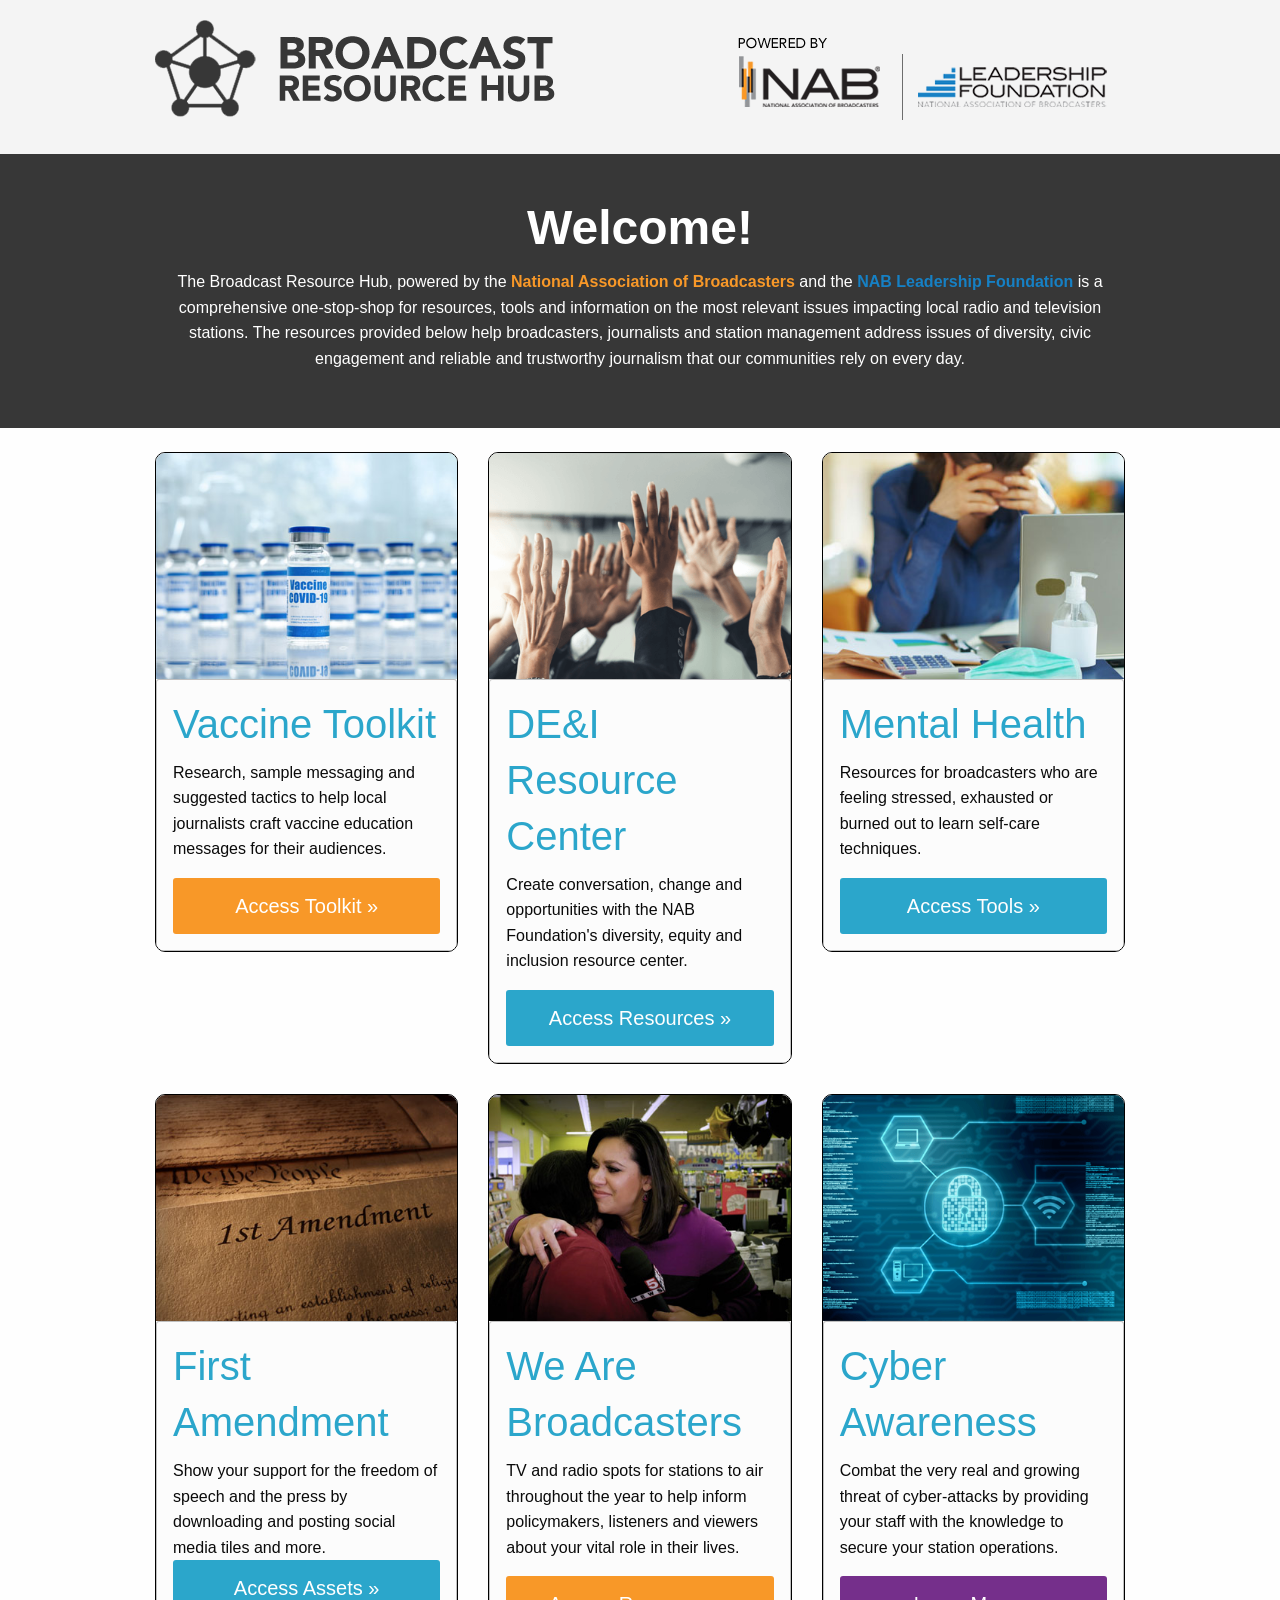
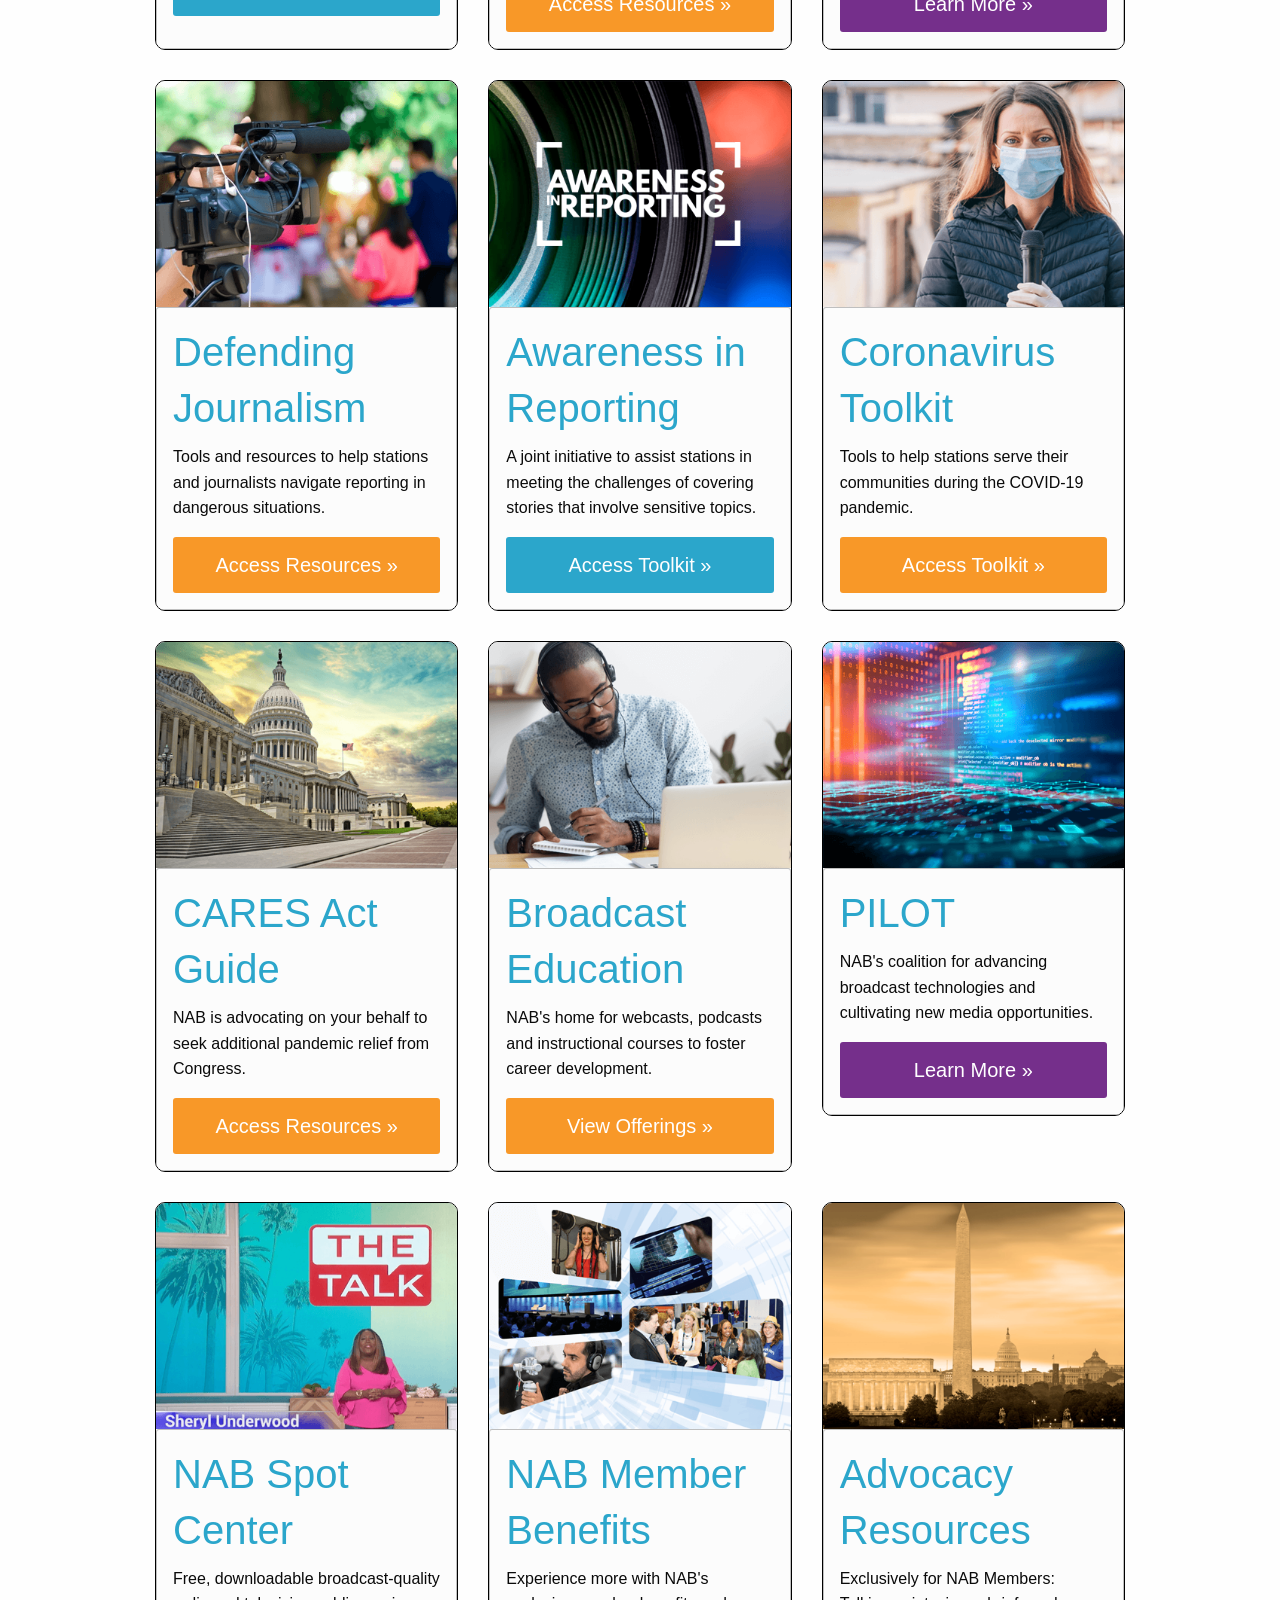
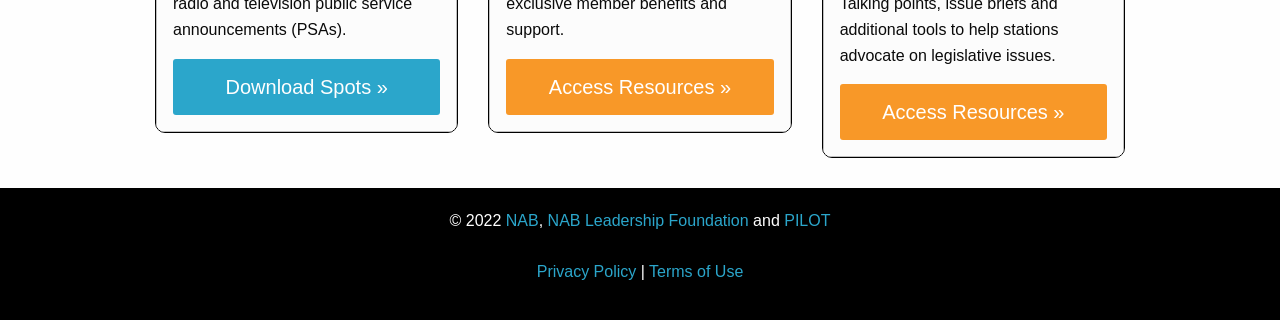
<file: Broken/index.html>
<!doctype html>
<html class="no-js" lang="en" dir="ltr">
<head>
<meta charset="utf-8">
<meta http-equiv="x-ua-compatible" content="ie=edge">
<meta name="viewport" content="width=device-width, initial-scale=1.0">

<meta name="description" content="The Broadcast Resource Hub, powered by NAB and the NAB Leadership Foundation is a comprehensive one-stop-shop for resources, tools and information  on the most relevant issues impacting local radio and television stations. The resources provided below help broadcasters, journalists and station management address issues of diversity, civic engagement and reliable and trustworthy journalism that our communities rely on every day.">
<meta name="keywords" content="">
<meta name="author" content="NAB and NAB Leadership Foundation">

<!--TWITTER SUMMARY CARD-->
<meta name="twitter:card" content="summary_large_image">
<meta name="twitter:title" content="Broadcast Resource Hub">
 
<!--OPEN SOURCE CARD-->
<meta property="og:title" content="Broadcast Resource Hub">
<meta property="og:site_name" content="NAB and NAB Leadership Foundation">
<meta property="og:url" content="http://www.broadcastresourcehub.com">
<meta property="og:description" content="The Broadcast Resource Hub, powered by NAB and the NAB Leadership Foundation is a comprehensive one-stop-shop for resources, tools and information  on the most relevant issues impacting local radio and television stations. The resources provided below help broadcasters, journalists and station management address issues of diversity, civic engagement and reliable and trustworthy journalism that our communities rely on every day.">
<meta property="og:type" content="website">
<meta property="og:image" content="http://www.broadcastresourcehub.com/images/brh_og.png">


<title>Broadcast Resource Hub | Powered by NAB and NAB Foundation</title>
<link rel="stylesheet" href="css/app.css">
<link rel="stylesheet" href="css/foundation.css">



<link href="https://fonts.googleapis.com/css2?family=Nunito:wght@300;400&family=Roboto:wght@900&display=swap" rel="stylesheet">

</head>
<body>

<!-- BRANDING BAR -->
<div class="grid-container-fluid brandingBar">
<div class="grid-container">




<div class="large-6 brandingBarLeft">
<img src="images/brhLogo.png" alt="Broadcast Resource Hub" title="Broadcast Resource Hub">
</div>

<div class="large-6 brandingBarRight">
<img src="images/poweredBy.png" alt="Powered by NAB and NAB Foundation" title="Powered by NAB and NAB Foundation">
</div>
</div>
</div>
</div>


<!-- INTRO COPY -->
<div class="grid-container-fluid introBox">
<div class="grid-container">
<div class="grid-x grid-padding-x">
<div class="large-12 cell introBox">
<h1><strong>Welcome!</strong></h1>
<p>The Broadcast Resource Hub, powered by the <a href="https://www.nab.org" target="_blank" class="intronab"><strong>National Association of Broadcasters</strong></a> and the <a href="https://www.nabfoundation.org" target="_blank" class="intronablf"><strong>NAB Leadership Foundation</strong></a> is a comprehensive one-stop-shop for resources, tools and information  on the most relevant issues impacting local radio and television stations. The resources provided below help broadcasters, journalists and station management address issues of diversity, civic engagement and reliable and trustworthy journalism that our communities rely on every day.</p>
</div>
</div>
</div>
</div>
<br>

<!-- CARD CONTAINER -->
<div class="grid-container">
<div class="grid-x grid-padding-x grid-margin-y" data-equalizer data-equalize-by-row="true" data-equalize-on="medium" id="test-eq">

<!-- INDIVIDUAL CARDS -->

<div class="large-4 medium-6 small-12 cell">
<div class="basic-card">
<div class="basic-card-image grow">
<a href="https://www.nab.org/vaccine/" target="_blank"><img src="images/vaccine.jpg"></a></div>
<div class="basic-card-content content callout secondary" data-equalizer-watch>
<h2><a href="https://www.nab.org/vaccine" target="_blank">Vaccine Toolkit</a></h2>
<p>Research, sample messaging and suggested tactics to help local journalists craft vaccine education messages for their audiences.</p>

<a href="https://www.nab.org/vaccine" target="_blank" class="button nab expanded large">Access Toolkit &#187;</a>
</div>
</div>
</div>


<div class="large-4 medium-6 small-12 cell">
<div class="basic-card">
<div class="basic-card-image grow">
<a href="https://www.nabfoundation.org/diversity" target="_blank"><img src="images/diversity.png"></a></div>
<div class="basic-card-content content callout secondary" data-equalizer-watch>
<h2><a href="https://www.nabfoundation.org/diversity" target="_blank">DE&amp;I Resource Center</a></h2>
<p>Create conversation, change and opportunities with the NAB Foundation's diversity, equity and inclusion resource center.</p>

<a href="https://www.nabfoundation.org/diversity" target="_blank" class="button expanded large">Access Resources &#187;</a>

</div>
</div>
</div>

<div class="large-4 medium-6 small-12 cell">
<div class="basic-card">
<div class="basic-card-image grow">
<a href="https://www.nab.org/journalistsmentalHealth/" target="_blank"><img src="images/mentalHealth.jpg"></a></div>
<div class="basic-card-content content callout secondary" data-equalizer-watch>
<h2><a href="https://www.nab.org/journalistsmentalHealth/" target="_blank">Mental Health</a></h2>
<p>Resources for broadcasters who are feeling stressed, exhausted or burned out to learn self-care techniques.</p>

<a href="https://www.nab.org/journalistsmentalHealth/" target="_blank" class="button expanded large">Access Tools &#187;</a>
</div>
</div>
</div>



<div class="large-4 medium-6 small-12 cell">
<div class="basic-card">
<div class="basic-card-image grow">
<a href="https://www.wearebroadcasters.com/firstAmendment/" target="_blank"><img src="images/firstAmendment.jpg"></a></div>
<div class="basic-card-content content callout secondary" data-equalizer-watch>
<h2><a href="https://www.wearebroadcasters.com/firstAmendment/" target="_blank">First Amendment</a></h2>
<p>Show your support for the freedom of speech and the press by downloading and posting social media tiles and more.

<a href="https://www.wearebroadcasters.com/firstAmendment/" target="_blank" class="button expanded large">Access Assets &#187;</a>
</div>
</div>
</div>


<div class="large-4 medium-6 small-12 cell">
<div class="basic-card">
<div class="basic-card-image grow">
<a href="https://www.wearebroadcasters.com/resources/default.asp" target="_blank"><img src="images/wabSpots.jpg"></a></div>
<div class="basic-card-content content callout secondary" data-equalizer-watch>
<h2><a href="https://www.wearebroadcasters.com/resources/default.asp" target="_blank">We Are Broadcasters</a></h2>
<p>TV and radio spots for stations to air throughout the year to help inform policymakers, listeners and viewers about your vital role in their lives.</p>

<a href="https://www.wearebroadcasters.com/resources" target="_blank" class="button nab expanded large">Access Resources &#187;</a>

</div>
</div>
</div>

<div class="large-4 medium-6 small-12 cell">
<div class="basic-card">
<div class="basic-card-image grow">
<a href="https://nab.org/cybersecurity"><img src="images/cyber.png"></a></div>
<div class="basic-card-content content callout secondary" data-equalizer-watch>
<h2><a href="https://nab.org/cybersecurity">Cyber Awareness</a></h2>
<p>Combat the very real and growing threat of cyber-attacks by providing your staff with the knowledge to secure your station operations.</p>

<a href="https://nab.org/cybersecurity" class="button pilot expanded large">Learn More &#187;</a>

</div>
</div>
</div>

<div class="large-4 medium-6 small-12 cell">
<div class="basic-card">
<div class="basic-card-image grow">
<a href="https://www.nab.org/journalism" target="_blank"><img src="images/defendingJournalism.png"></a></div>
<div class="basic-card-content content callout secondary" data-equalizer-watch>
<h2><a href="https://www.nab.org/journalism" target="_blank">Defending Journalism</a></h2>
<p>Tools and resources to help stations and journalists navigate reporting in dangerous situations.</p>

<a href="https://www.nab.org/journalism" target="_blank" class="button nab expanded large">Access Resources &#187;</a>
</div>
</div>
</div>


<div class="large-4 medium-6 small-12 cell">
<div class="basic-card">
<div class="basic-card-image grow">
<a href="http://www.awarenessinreporting.org/" target="_blank"><img src="images/air.png"></a></div>
<div class="basic-card-content content callout secondary" data-equalizer-watch>
<h2><a href="http://www.awarenessinreporting.org/" target="_blank">Awareness in Reporting</a></h2>
<p>A joint initiative to assist stations in meeting the challenges of covering stories that involve sensitive topics.</p>

<a href="http://www.awarenessinreporting.org" target="_blank" class="button expanded large">Access Toolkit &#187;</a>

</div>
</div>
</div>

<div class="large-4 medium-6 small-12 cell">
<div class="basic-card">
<div class="basic-card-image grow">
<a href="https://www.nab.org/coronavirus" target="_blank"><img src="images/coronavirus.png"></a></div>
<div class="basic-card-content content callout secondary" data-equalizer-watch>
<h2><a href="https://www.nab.org/coronavirus" target="_blank">Coronavirus Toolkit</a></h2>
<p>Tools to help stations serve their communities during the COVID-19 pandemic.</p>

<a href="https://www.nab.org/coronavirus" target="_blank" class="button nab expanded large">Access Toolkit &#187;</a>

</div>
</div>
</div>


<div class="large-4 medium-6 small-12 cell">
<div class="basic-card">
<div class="basic-card-image grow">
<a href="https://www.nab.org/stimulus" target="_blank"><img src="images/caresAct.png"></a></div>
<div class="basic-card-content content callout secondary" data-equalizer-watch>
<h2><a href="https://www.nab.org/stimulus" target="_blank">CARES Act Guide</a></h2>
<p>NAB is advocating on your behalf to seek additional pandemic relief from Congress.</p>

<a href="https://www.nab.org/stimulus" target="_blank" class="button nab expanded large">Access Resources &#187;</a>

</div>
</div>
</div>


<div class="large-4 medium-6 small-12 cell">
<div class="basic-card">
<div class="basic-card-image grow">
<a href="https://education.nab.org" target="_blank"><img src="images/broadcastEducation.png"></a></div>
<div class="basic-card-content content callout secondary" data-equalizer-watch>
<h2><a href="https://education.nab.org" target="_blank">Broadcast Education</a></h2>
<p>NAB's home for webcasts, podcasts and instructional courses to foster career development.</p>
<a href="https://education.nab.org" target="_blank" class="button nab expanded large">View Offerings &#187;</a>

</div>
</div>
</div>


<div class="large-4 medium-6 small-12 cell">
<div class="basic-card">
<div class="basic-card-image grow">
<a href="https://nabpilot.org/" target="_blank"><img src="images/pilot.png"></a></div>
<div class="basic-card-content content callout secondary" data-equalizer-watch>
<h2><a href="https://nabpilot.org/" target="_blank">PILOT</a></h2>
<p>NAB's coalition for advancing broadcast technologies and cultivating new media opportunities.</p>

<a href="https://nabpilot.org/" target="_blank" class="button pilot expanded large">Learn More &#187;</a>

</div>
</div>
</div>

<div class="large-4 medium-6 small-12 cell">
<div class="basic-card">
<div class="basic-card-image grow">
<a href="https://psa.nab.org/" target="_blank"><img src="images/spotCenter.png"></a></div>
<div class="basic-card-content content callout secondary" data-equalizer-watch>
<h2><a href="https://psa.nab.org/" target="_blank">NAB Spot Center</a></h2>
<p>Free, downloadable broadcast-quality radio and television public service announcements (PSAs).</p>

<a href="https://psa.nab.org/" target="_blank" class="button expanded large">Download Spots &#187;</a>

</div>
</div>
</div>

<div class="large-4 medium-6 small-12 cell">
<div class="basic-card">
<div class="basic-card-image grow">
<a href="https://www.nab.org/memberTools/default.asp" target="_blank"><img src="images/memberResources.png"></a></div>
<div class="basic-card-content content callout secondary" data-equalizer-watch>
<h2><a href="https://www.nab.org/memberTools/default.asp" target="_blank">NAB Member Benefits</a></h2>
<p>Experience more with NAB's exclusive member benefits and support.</p>

<a href="https://www.nab.org/memberTools/default.asp" target="_blank" class="button nab expanded large">Access Resources &#187;</a>

</div>
</div>
</div>


<div class="large-4 medium-6 small-12 cell">
<div class="basic-card">
<div class="basic-card-image grow">
<a href="https://www.nab.org/advocacy/resources.asp" target="_blank"><img src="images/advocacyResources.png"></a></div>
<div class="basic-card-content content callout secondary" data-equalizer-watch>
<h2><a href="https://members.nab.org/nabmembers/advocacy-resources/" target="_blank">Advocacy Resources</a></h2>
<p>Exclusively for NAB Members: Talking points, issue briefs and additional tools to help stations advocate on legislative issues.</p>

<a href="https://www.nab.org/memberTools/default.asp" target="_blank" class="button nab expanded large">Access Resources &#187;</a>

</div>
</div>
</div>



</div>
</div>



<div class="grid-container- fluid footerBar">
<div class="grid-container">
<div class="grid-x grid-padding-x">
<div class="large-12 cell">
<p>&copy; 2022 <a href="https://www.nab.org" target="_blank">NAB</a>, <a href="https://www.nabfoundation.org" target="_blank">NAB Leadership Foundation</a> and <a href="https://www.nabpilot.org" target="_blank">PILOT</a><br><br><a href="https://www.nab.org/about/privacy.asp" target="_blank">Privacy Policy</a> | <a href="https://www.nab.org/about/termsOfUse.asp" target="_blank">Terms of Use</a></p>
</div>
</div>
</div>
</div>



<script src="js/vendor/jquery.js"></script>
<script src="js/vendor/what-input.js"></script>
<script src="js/vendor/foundation.js"></script>
<script src="js/app.js"></script>
</body>
</html>
</file>
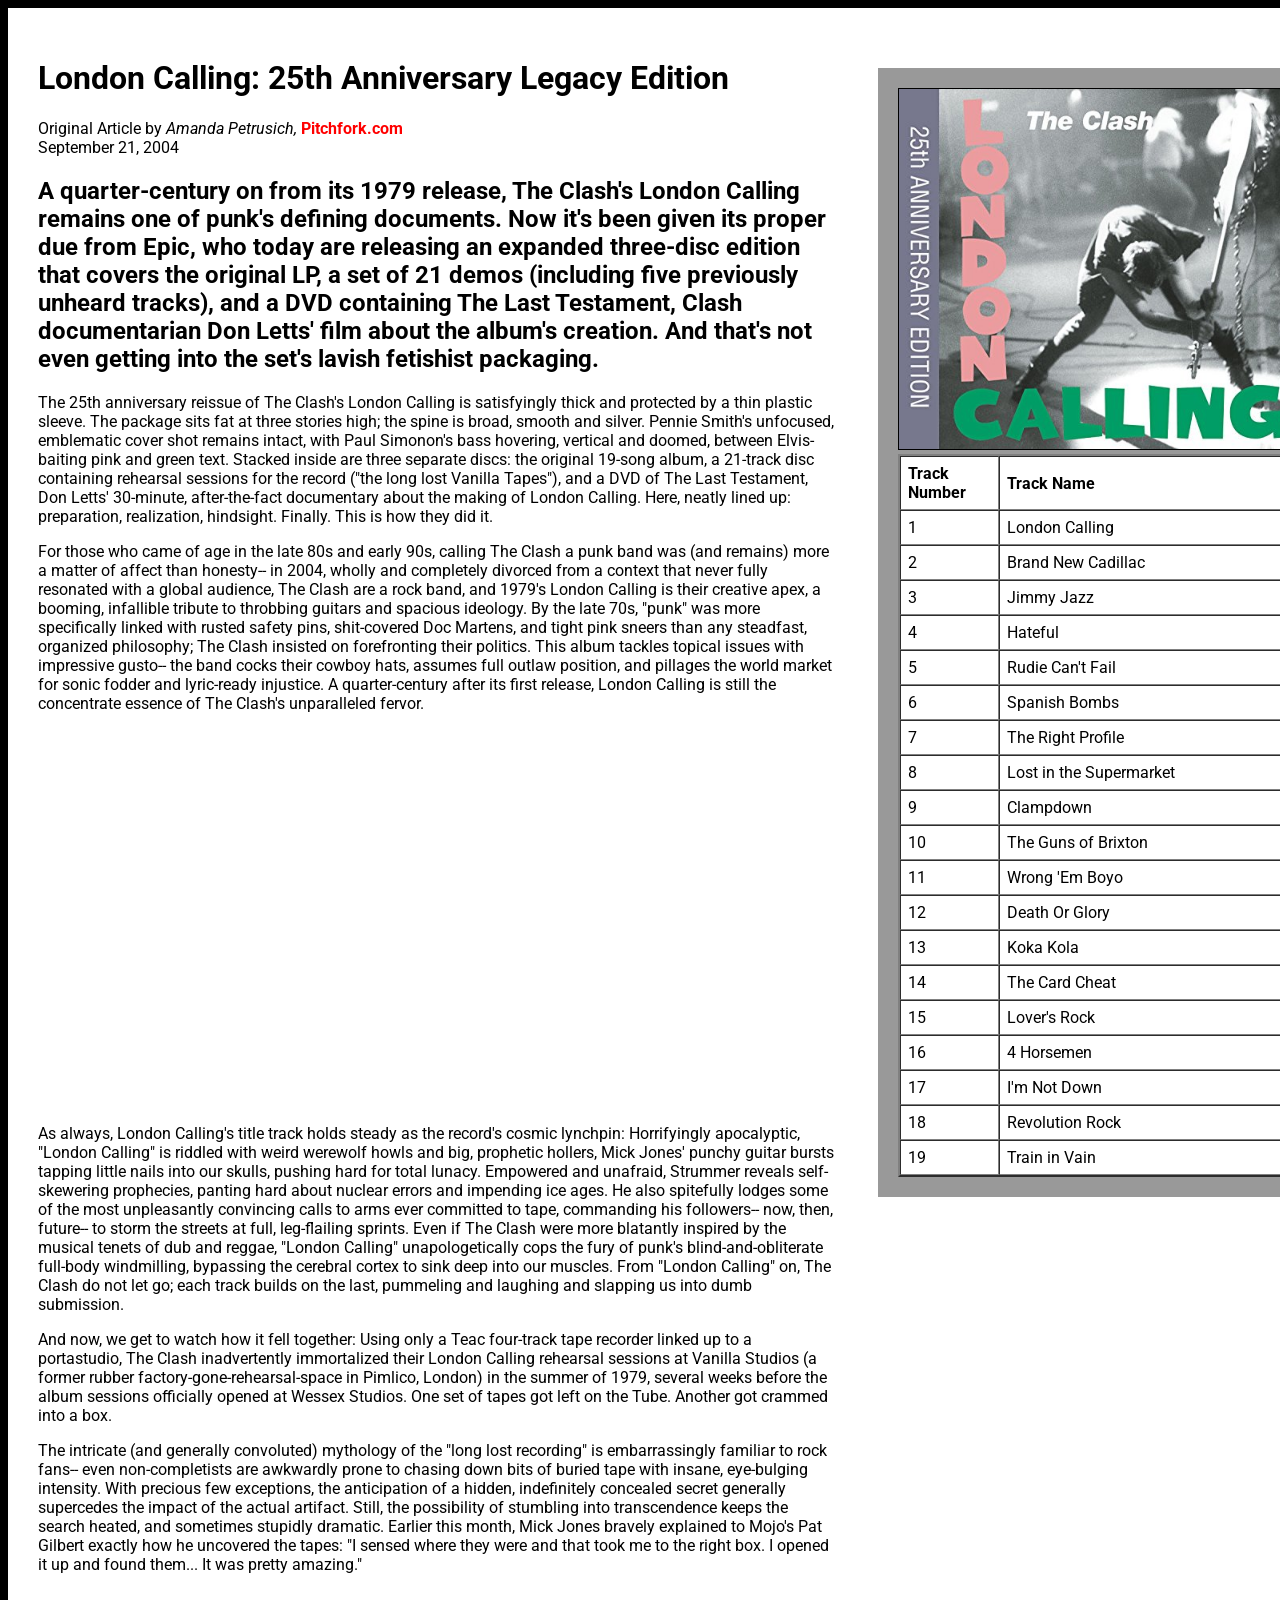
<file: Clash_REAL/index.html>
<!doctype html>
<html lang="en">

<head>
<meta charset="utf-8">
<title>London Calling: 25th Anniversary Legacy Edition</title>

<link rel="preconnect" href="https://fonts.googleapis.com"> 
<link rel="preconnect" href="https://fonts.gstatic.com" crossorigin> 
<link href="https://fonts.googleapis.com/css2?family=Roboto:wght@300;700&display=swap" rel="stylesheet">

<style type="text/css">

body {
  font-family: 'Roboto', sans-serif;
  background-color: #000000;
}
a {color: #ff0000;
text-decoration: none;
font-weight: bold;}
a:hover {color: 0071ce;}

</style>

</head>

<body>

<div style= "width:1300px; padding: 10px; float:left; background-color:#ffffff;">
<div style= "width:800px; padding:20px; float:left;">
<h1>London Calling: 25th Anniversary Legacy Edition</h1>
<p>Original Article by <em>Amanda Petrusich, </em> <a href="http://www.pitchfork.com">Pitchfork.com</a> <br>
September 21, 2004


<h2>A quarter-century on from its 1979 release, The Clash's London Calling remains one of punk's defining documents. Now it's been given its proper due from Epic, who today are releasing an expanded three-disc edition that covers the original LP, a set of 21 demos (including five previously unheard tracks), and a DVD containing The Last Testament, Clash documentarian Don Letts' film about the album's creation. And that's not even getting into the set's lavish fetishist packaging.</h2>


<p>The 25th anniversary reissue of The Clash's London Calling is satisfyingly thick and protected by a thin plastic sleeve. The package sits fat at three stories high; the spine is broad, smooth and silver. Pennie Smith's unfocused, emblematic cover shot remains intact, with Paul Simonon's bass hovering, vertical and doomed, between Elvis-baiting pink and green text. Stacked inside are three separate discs: the original 19-song album, a 21-track disc containing rehearsal sessions for the record ("the long lost Vanilla Tapes"), and a DVD of The Last Testament, Don Letts' 30-minute, after-the-fact documentary about the making of London Calling. Here, neatly lined up: preparation, realization, hindsight. Finally. This is how they did it.</p>




<p>For those who came of age in the late 80s and early 90s, calling The Clash a punk band was (and remains) more a matter of affect than honesty-- in 2004, wholly and completely divorced from a context that never fully resonated with a global audience, The Clash are a rock band, and 1979's London Calling is their creative apex, a booming, infallible tribute to throbbing guitars and spacious ideology. By the late 70s, "punk" was more specifically linked with rusted safety pins, shit-covered Doc Martens, and tight pink sneers than any steadfast, organized philosophy; The Clash insisted on forefronting their politics. This album tackles topical issues with impressive gusto-- the band cocks their cowboy hats, assumes full outlaw position, and pillages the world market for sonic fodder and lyric-ready injustice. A quarter-century after its first release, London Calling is still the concentrate essence of The Clash's unparalleled fervor.</p>

<br><br><br><br>

<div style= "text-align:center; margin:-50px 0px 50px 0px;"> <iframe width="560" height="315" src= "https://www.youtube.com/embed/EfK-WX2pa8c" frameborder="0" allow="accelerometer; autoplay; encrypted-media; gyroscope; picture-in-picture" allowfullscreen> </iframe> </div>

<p>As always, London Calling's title track holds steady as the record's cosmic lynchpin: Horrifyingly apocalyptic, "London Calling" is riddled with weird werewolf howls and big, prophetic hollers, Mick Jones' punchy guitar bursts tapping little nails into our skulls, pushing hard for total lunacy. Empowered and unafraid, Strummer reveals self-skewering prophecies, panting hard about nuclear errors and impending ice ages. He also spitefully lodges some of the most unpleasantly convincing calls to arms ever committed to tape, commanding his followers-- now, then, future-- to storm the streets at full, leg-flailing sprints. Even if The Clash were more blatantly inspired by the musical tenets of dub and reggae, "London Calling" unapologetically cops the fury of punk's blind-and-obliterate full-body windmilling, bypassing the cerebral cortex to sink deep into our muscles. From "London Calling" on, The Clash do not let go; each track builds on the last, pummeling and laughing and slapping us into dumb submission.</p>



<p>And now, we get to watch how it fell together: Using only a Teac four-track tape recorder linked up to a portastudio, The Clash inadvertently immortalized their London Calling rehearsal sessions at Vanilla Studios (a former rubber factory-gone-rehearsal-space in Pimlico, London) in the summer of 1979, several weeks before the album sessions officially opened at Wessex Studios. One set of tapes got left on the Tube. Another got crammed into a box.</p>



<p>The intricate (and generally convoluted) mythology of the "long lost recording" is embarrassingly familiar to rock fans-- even non-completists are awkwardly prone to chasing down bits of buried tape with insane, eye-bulging intensity. With precious few exceptions, the anticipation of a hidden, indefinitely concealed secret generally supercedes the impact of the actual artifact. Still, the possibility of stumbling into transcendence keeps the search heated, and sometimes stupidly dramatic. Earlier this month, Mick Jones bravely explained to Mojo's Pat Gilbert exactly how he uncovered the tapes: "I sensed where they were and that took me to the right box. I opened it up and found them... It was pretty amazing."</p>

</div>

<div style="width:400px; padding:20px; float: right; background-color:#999; margin-top:50px;">

<img src="images/theClash.jpg" alt="The Clash: London Calling" title="The Clash: London Calling" style="border:solid 1px black;width:100%;">

<table width="100%" border="2" cellspacing="0" cellpadding="7" style="background-color:#ffffff;">
<tr>
<td width="25%">
<strong>Track Number</strong>
</td>
<td width="75%">
<strong>Track Name</strong>
</td>
</tr>
<tr>
<td>1</td>
<td>London Calling</td>
</tr>
<tr>
<td>2</td>
<td>Brand New Cadillac</td>
<tr>
<tr>
<td>3</td>
<td>Jimmy Jazz</td>
</tr>
<tr>
<td>4</td>
<td>Hateful</td>
</tr>
<tr>
<td>5</td>
<td>Rudie Can't Fail</td>
</tr>
<tr>
<td>6</td>
<td>Spanish Bombs</td>
</tr>
<tr>
<td>7</td>
<td>The Right Profile</td>
</tr>
<tr>
<td>8</td>
<td>Lost in the Supermarket</td>
</tr>
<tr>
<td>9</td>
<td>Clampdown</td>
</tr>
<tr>
<td>10</td>
<td>The Guns of Brixton</td>
</tr>
<tr>
<td>11</td>
<td>Wrong 'Em Boyo</td>
</tr>
<tr>
<td>12</td>
<td>Death Or Glory</td>
</tr>
<tr>
<td>13</td>
<td>Koka Kola</td>
</tr>
<tr>
<td>14</td>
<td>The Card Cheat</td>
</tr>
<tr>
<td>15</td>
<td>Lover's Rock</td>
</tr>
<tr>
<td>16</td>
<td>4 Horsemen</td>
</tr>
<tr>
<td>17</td>
<td>I'm Not Down</td>
</tr>
<tr>
<td>18</td>
<td>Revolution Rock</td>
</tr>
<tr>
<td>19</td>
<td>Train in Vain</td>
</tr>
</table>

</div>




</body>
</html>
</file>
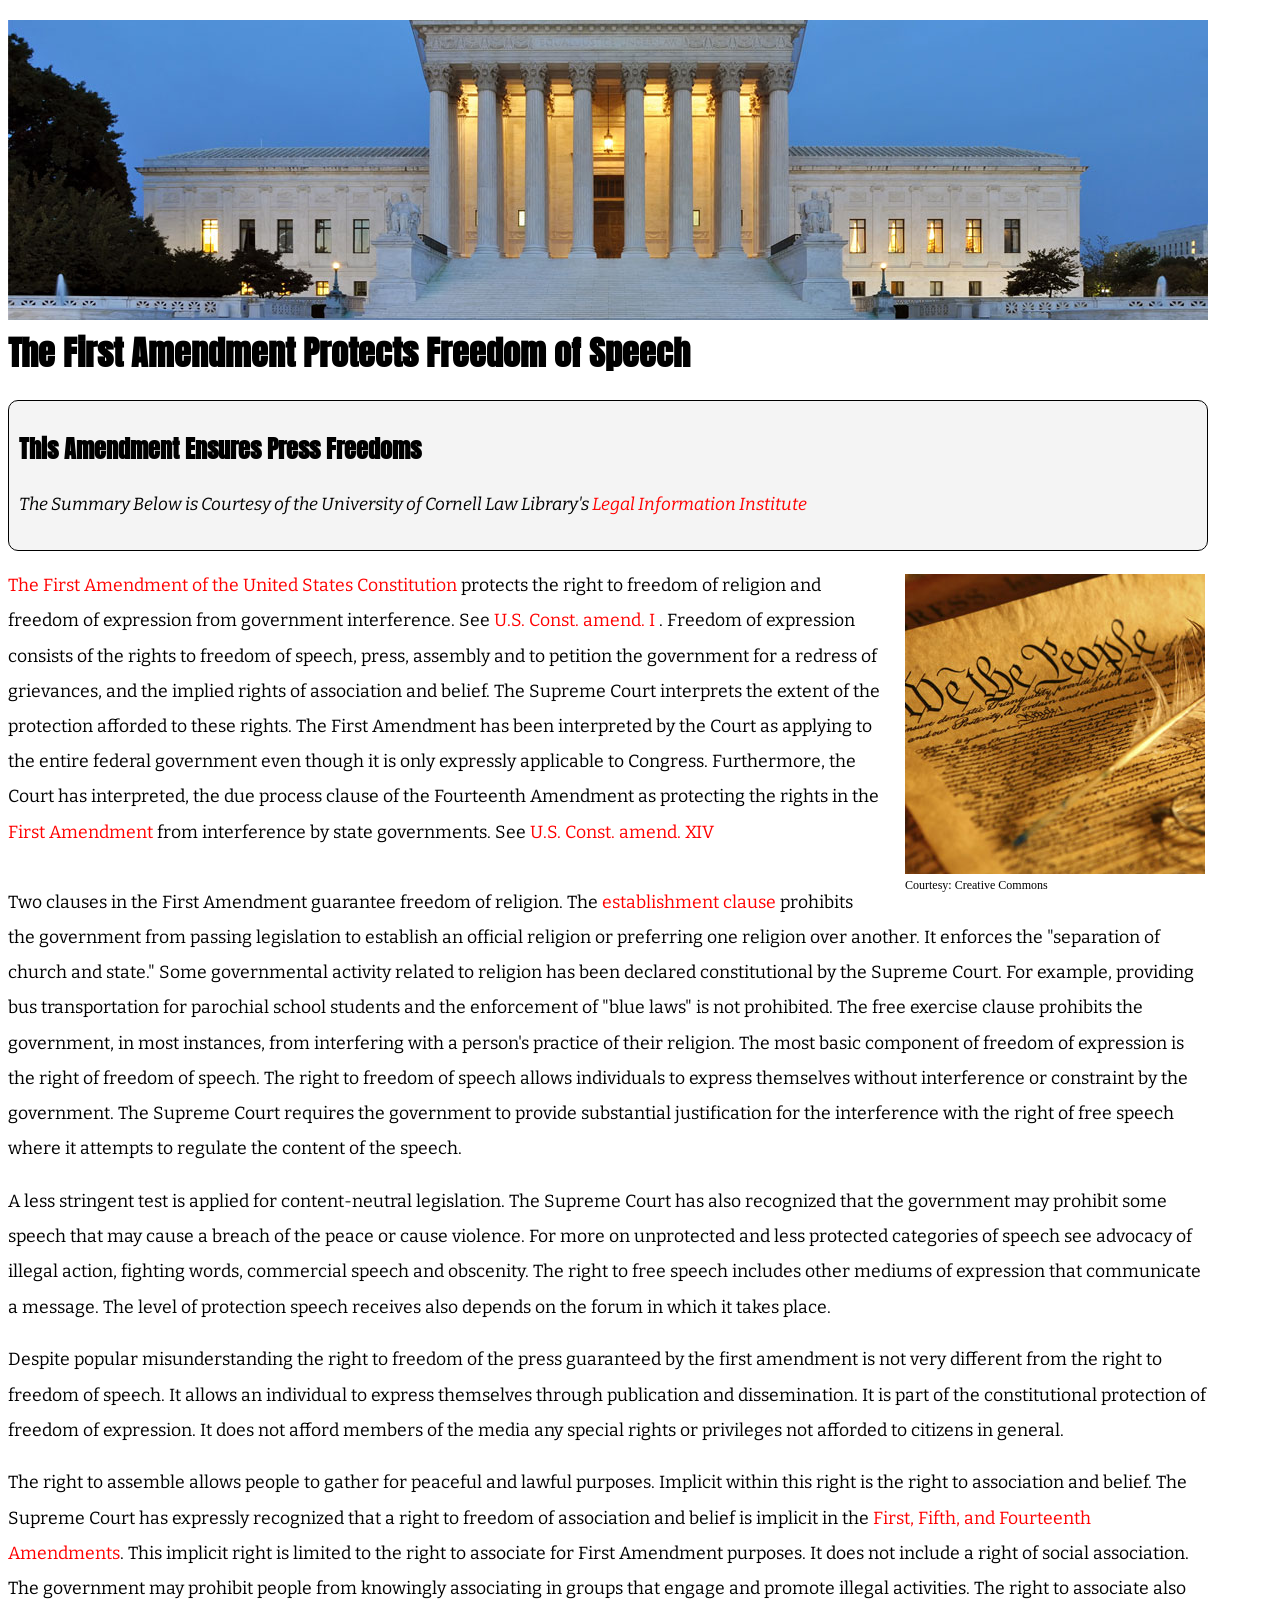
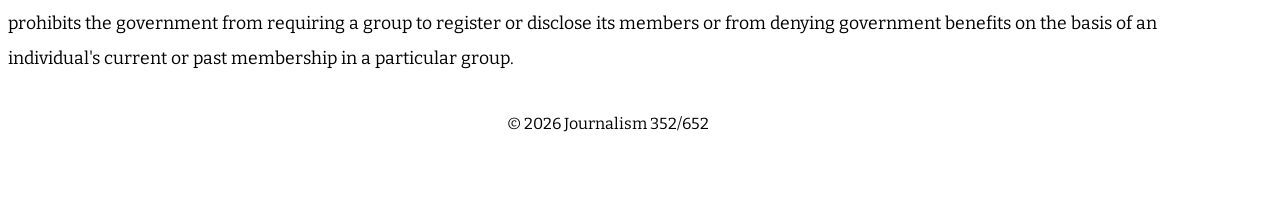
<file: DebuggingAssignment/index.html>
<!doctype html>
<html class="no-js" lang="en" dir="ltr">
<head>
<meta charset="utf-8">
<meta http-equiv="x-ua-compatible" content="ie=edge">
<meta name="viewport" content="width=device-width, initial-scale=1.0">
<title>The First Amendment Protects Freedom of Speech </title>
<link rel="stylesheet" href="css/style.css">
<link href="https://fonts.googleapis.com/css?family=Anton|Bitter" rel="stylesheet">


</head>
<body>

<div class="contentContainer">

<img src="images/supremeCourt.jpg" style="wide:100%; border:0; margin:0 0 -20px 0"><br>
<h1>The First Amendment Protects Freedom of Speech</h1>


<div class="citation">
<h2>This Amendment Ensures Press Freedoms</h2>
<p><em>The Summary Below is Courtesy of the University of Cornell Law Library's <a href="www.law.cornell.edu/constitution/first_amendment" target="_blank">Legal Information Institute</a></em> </p>
</div>


<div class="photoRight"> <img src="images/wethepeople.jpg" alt="U.S. Constitution"><br>
Courtesy: Creative Commons</div>

<p><a href="http://www.law.cornell.edu/constitution/constitution.billofrights.html#amendmenti" target="_blank">The First Amendment of the United States Constitution</a> protects the right to freedom of religion and freedom of expression from government interference. See <a href="http://www.law.cornell.edu/constitution/constitution.billofrights.html#amendmenti" target = "_blank"> U.S. Const. amend. I <a>. Freedom of expression consists of the rights to freedom of speech, press, assembly and to petition the government for a redress of grievances, and the implied rights of association and belief. The Supreme Court interprets the extent of the protection afforded to these rights. The First Amendment has been interpreted by the Court as applying to the entire federal government even though it is only expressly applicable to Congress. Furthermore, the Court has interpreted, the due process clause of the Fourteenth Amendment as protecting the rights in the <a href="http://www.law.cornell.edu/constitution/constitution.billofrights.html#amendmenti" target="_blank" </a> First Amendment</a> from interference by state governments. See <a href="http://www.law.cornell.edu/constitution/constitution.billofrights.html#amendmentxiv">U.S. Const. amend. XIV</a>
<br> <br> 
Two clauses in the First Amendment guarantee freedom of religion. The <a href="http://topics.law.cornell.edu/wex/establishment_clause" target="_blank">establishment clause<a> prohibits the government from passing legislation to establish an official religion or preferring one religion over another. It enforces the "separation of church and state." Some governmental activity related to religion has been declared constitutional by the Supreme Court. For example, providing bus transportation for parochial school students and the enforcement of "blue laws" is not prohibited. The free exercise clause prohibits the government, in most instances, from interfering with a person's practice of their religion.

The most basic component of freedom of expression is the right of freedom of speech. The right to freedom of speech allows individuals to express themselves without interference or constraint by the government. The Supreme Court requires the government to provide substantial justification for the interference with the right of free speech where it attempts to regulate the content of the speech.</p>



<p>A less stringent test is applied for content-neutral legislation. The Supreme Court has also recognized that the government may prohibit some speech that may cause a breach of the peace or cause violence. For more on unprotected and less protected categories of speech see advocacy of illegal action, fighting words, commercial speech and obscenity. The right to free speech includes other mediums of expression that communicate a message.  The level of protection speech receives also depends on the forum in which it takes place.</p>   

<p>Despite popular misunderstanding the right to freedom of the press guaranteed by the first amendment is not very different from the right to freedom of speech. It allows an individual to express themselves through publication and dissemination. It is part of the constitutional protection of freedom of expression. It does not afford members of the media any special rights or privileges not afforded to citizens in general.</p>

<p>The right to assemble allows people to gather for peaceful and lawful purposes. Implicit within this right is the right to association and belief. The Supreme Court has expressly recognized that a right to freedom of association and belief is implicit in the <a href= "http://www.law.cornell.edu/constitution/constitution.table.html#amendments" target="_blank">First, Fifth, and Fourteenth Amendments</a>. This implicit right is limited to the right to associate for First Amendment purposes. It does not include a right of social association. The government may prohibit people from knowingly associating in groups that engage and promote illegal activities. The right to associate also prohibits the government from requiring a group to register or disclose its members or from denying government benefits on the basis of an individual's current or past membership in a particular group.</p>



<div class="footerStyle">&copy; 2026 Journalism 352/652<div>
</div>
</div>
<br><br>


</body>
</html>
</file>
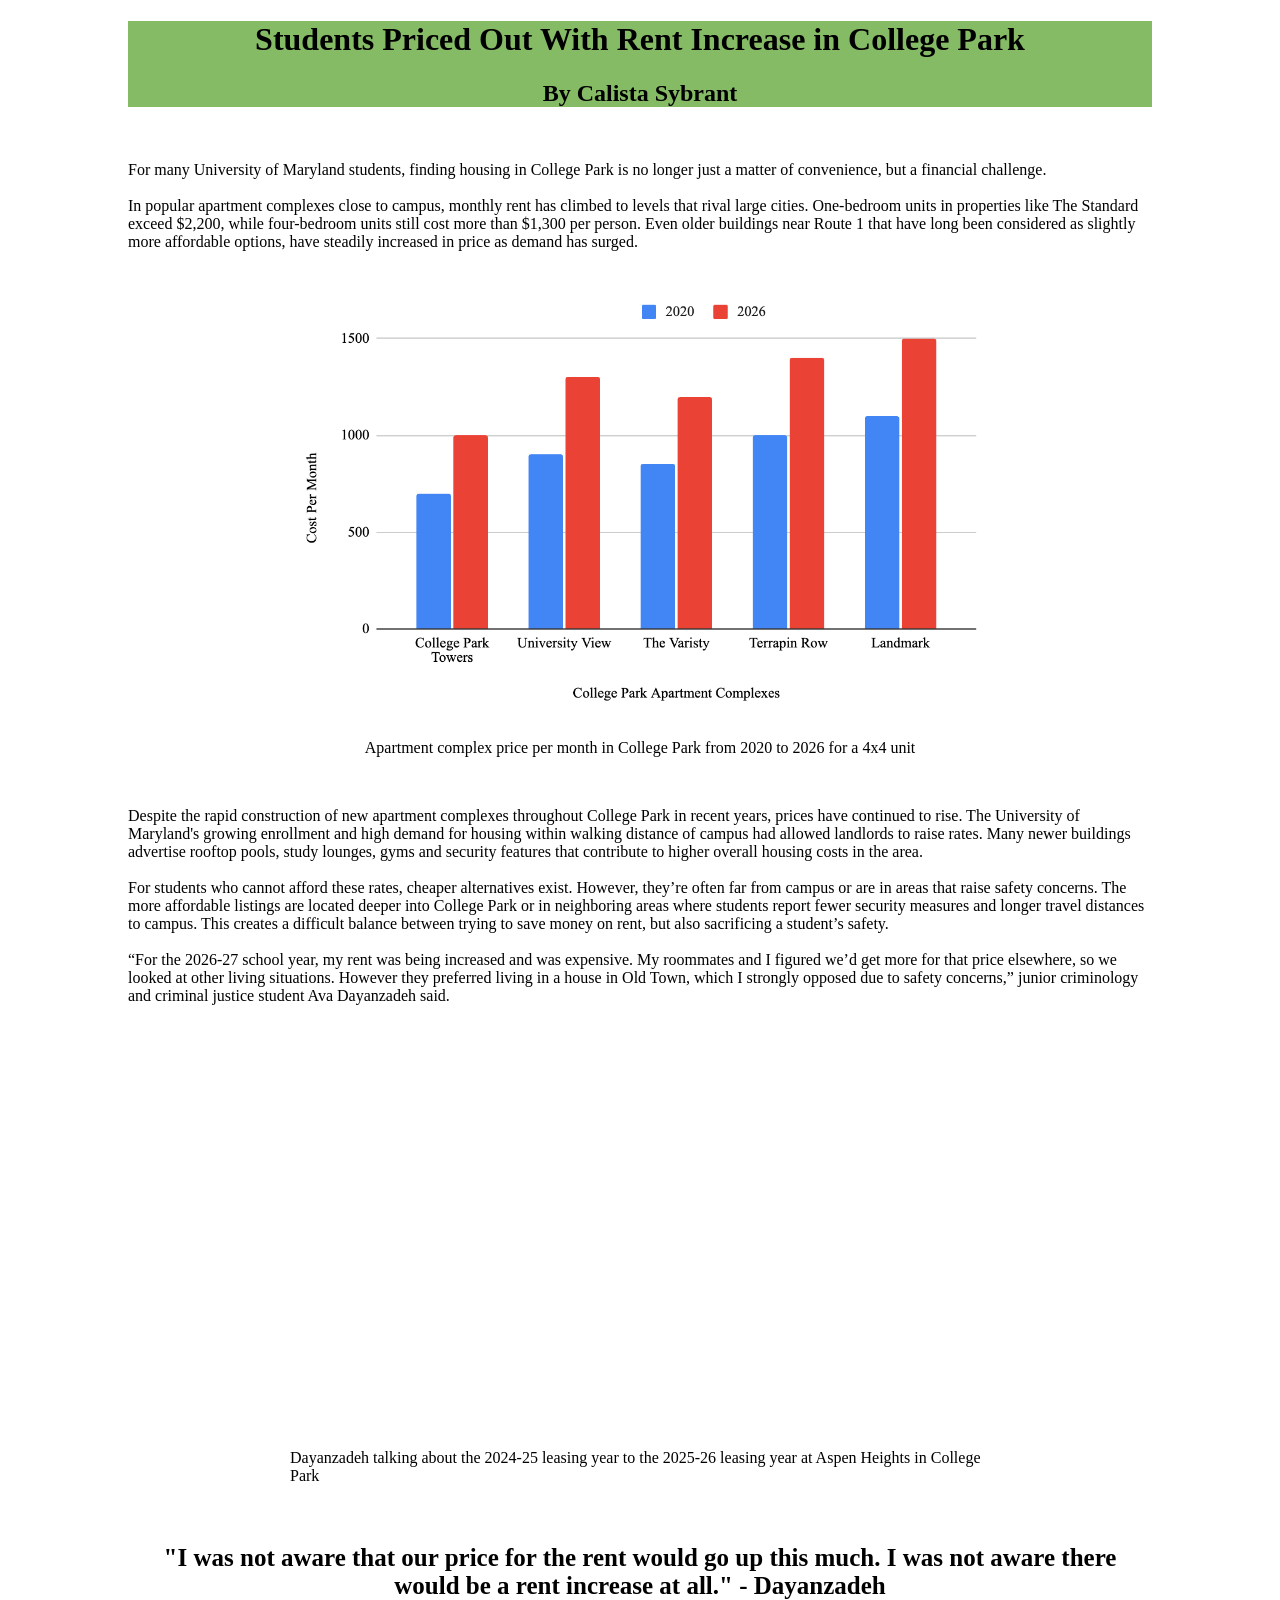
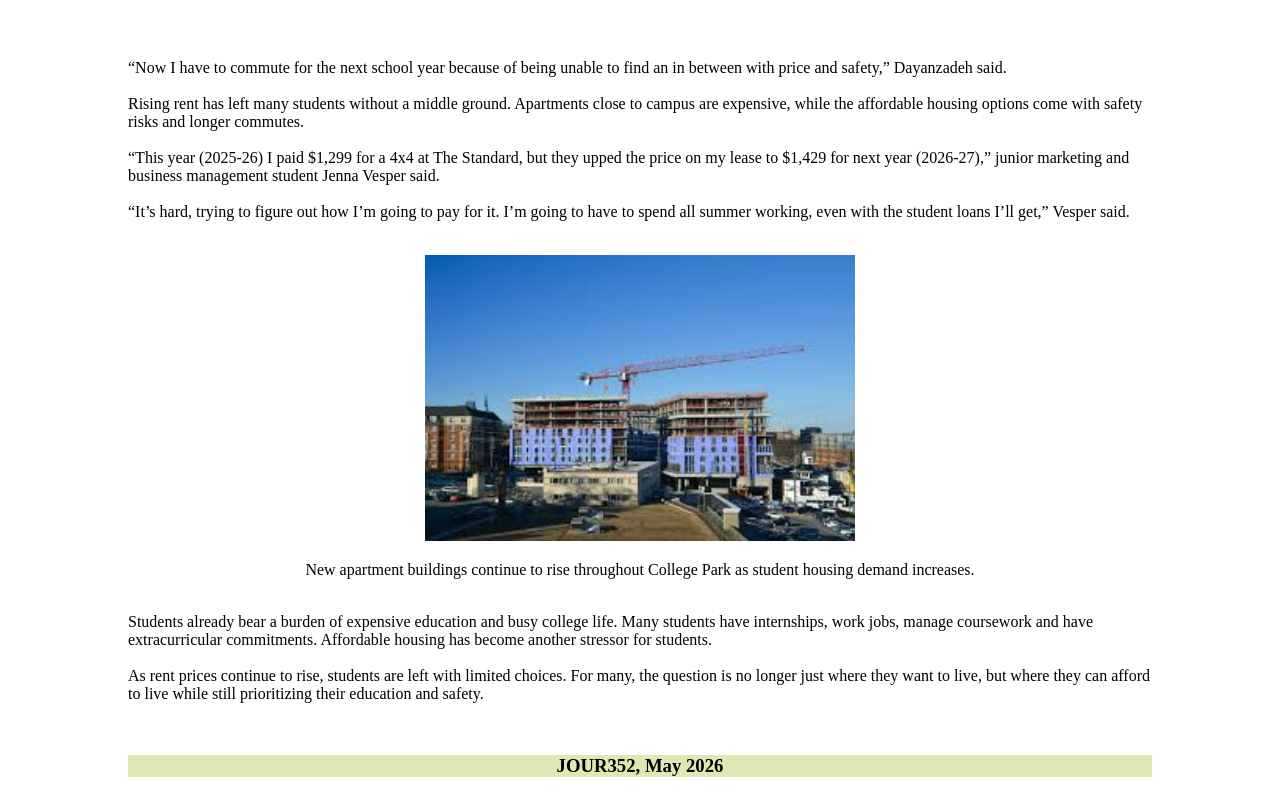
<file: FinalProject/index.html>
<!doctype html>
<html class="no-js" lang="en" dir="ltr">
<head>
<meta charset="utf-8">
<meta http-equiv="x-ua-compatible" content="ie=edge">
<meta name="viewport" content="width=device-width, initial-scale=1.0">
<title>Students Priced Out With Rent Increase in College Park</title>
<link rel="stylesheet" href="css/app.css">
<link href="https://fonts.googleapis.com/css?family=Anton|Bitter" rel="stylesheet">

</head>
<body>

<div class="contentContainer">


<!-- This is Page Header --->
<div class="grid-container" style="padding-left:120px; padding-right:120px;">

<div class="grid-container">
<div class="grid-x grid-padding-x">
<div class="large-12 medium-12 small-12 cell pageHeader">
<h1> Students Priced Out With Rent Increase in College Park </h1>
<h2> By Calista Sybrant </h2>
</div>

<!-- Story Introduction -->

<br>
<p>For many University of Maryland students, finding housing in College Park is no longer just a matter of convenience, but a financial challenge.<br><br>

In popular apartment complexes close to campus, monthly rent has climbed to levels that rival large cities. One-bedroom units in properties like The Standard exceed $2,200, while four-bedroom units still cost more than $1,300 per person. Even older buildings near Route 1 that have long been considered as slightly more affordable options, have steadily increased in price as demand has surged.</p>
<br>

<!-- Graph of Apartment Complex Prices -->

<div style="text-align:center;">
  <img src="images/graph2.png" width="700">
  <p>Apartment complex price per month in College Park from 2020 to 2026 for a 4x4 unit</p>
</div>

<br>
<p>Despite the rapid construction of new apartment complexes throughout College Park in recent years, prices have continued to rise. The University of Maryland's growing enrollment and high demand for housing within walking distance of campus had allowed landlords to raise rates. Many newer buildings advertise rooftop pools, study lounges, gyms and security features that contribute to higher overall housing costs in the area.<br><br>

For students who cannot afford these rates, cheaper alternatives exist. However, they’re often far from campus or are in areas that raise safety concerns. The more affordable listings are located deeper into College Park or in neighboring areas where students report fewer security measures and longer travel distances to campus. This creates a difficult balance between trying to save money on rent, but also sacrificing a student’s safety.<br><br>

“For the 2026-27 school year, my rent was being increased and was expensive. My roommates and I figured we’d get more for that price elsewhere, so we looked at other living situations. However they preferred living in a house in Old Town, which I strongly opposed due to safety concerns,” junior criminology and criminal justice student Ava Dayanzadeh said.<br><br>

<div style="width:700px; margin:auto;">
  <div style="padding:56.25% 0 0 0; position:relative;">
    <iframe 
      src="https://player.vimeo.com/video/1135591379?badge=0&amp;autopause=0&amp;player_id=0&amp;app_id=58479" 
      frameborder="0" 
      allow="autoplay; fullscreen; picture-in-picture; clipboard-write; encrypted-media; web-share" 
      referrerpolicy="strict-origin-when-cross-origin" 
      style="position:absolute; top:0; left:0; width:100%; height:100%;" 
      title="Students Priced Out With Rent Increase in College Park">
    </iframe>
  </div>
  <p> Dayanzadeh talking about the 2024-25 leasing year to the 2025-26 leasing year at Aspen Heights in College Park </p>
</div>
<script src="https://player.vimeo.com/api/player.js"></script>

<!-- Pull Quote with Attribution -->

<br>
<p style="text-align: center; font-size: 25px; font-weight: bold;"> "I was not aware that our price for the rent would go up this much. I was not aware there would be a rent increase at all." - Dayanzadeh </p>
<br>

<p>
“Now I have to commute for the next school year because of being unable to find an in between with price and safety,” Dayanzadeh said.<br><br>

Rising rent has left many students without a middle ground. Apartments close to campus are expensive, while the affordable housing options come with safety risks and longer commutes.<br><br>

“This year (2025-26) I paid $1,299 for a 4x4 at The Standard, but they upped the price on my lease to $1,429 for next year (2026-27),” junior marketing and business management student Jenna Vesper said.<br><br>

“It’s hard, trying to figure out how I’m going to pay for it. I’m going to have to spend all summer working, even with the student loans I’ll get,” Vesper said.<br><br>

<div style="text-align:center;">
  <img src="images/apartment1.jpeg" width="430">
  <p>New apartment buildings continue to rise throughout College Park as student housing demand increases.</p>
</div>
<br>

Students already bear a burden of expensive education and busy college life. Many students have internships, work jobs, manage coursework and have extracurricular commitments. Affordable housing has become another stressor for students.<br><br>

As rent prices continue to rise, students are left with limited choices. For many, the question is no longer just where they want to live, but where they can afford to live while still prioritizing their education and safety.</p>
<br>


<!-- Footer -->

<div class="grid-container">
<div class="grid-x grid-padding-x">
<div class="large-4 medium-6 small-12 cell pageName">
<h3> JOUR352, May 2026</h3>
</div>


</body>
</html>
</file>
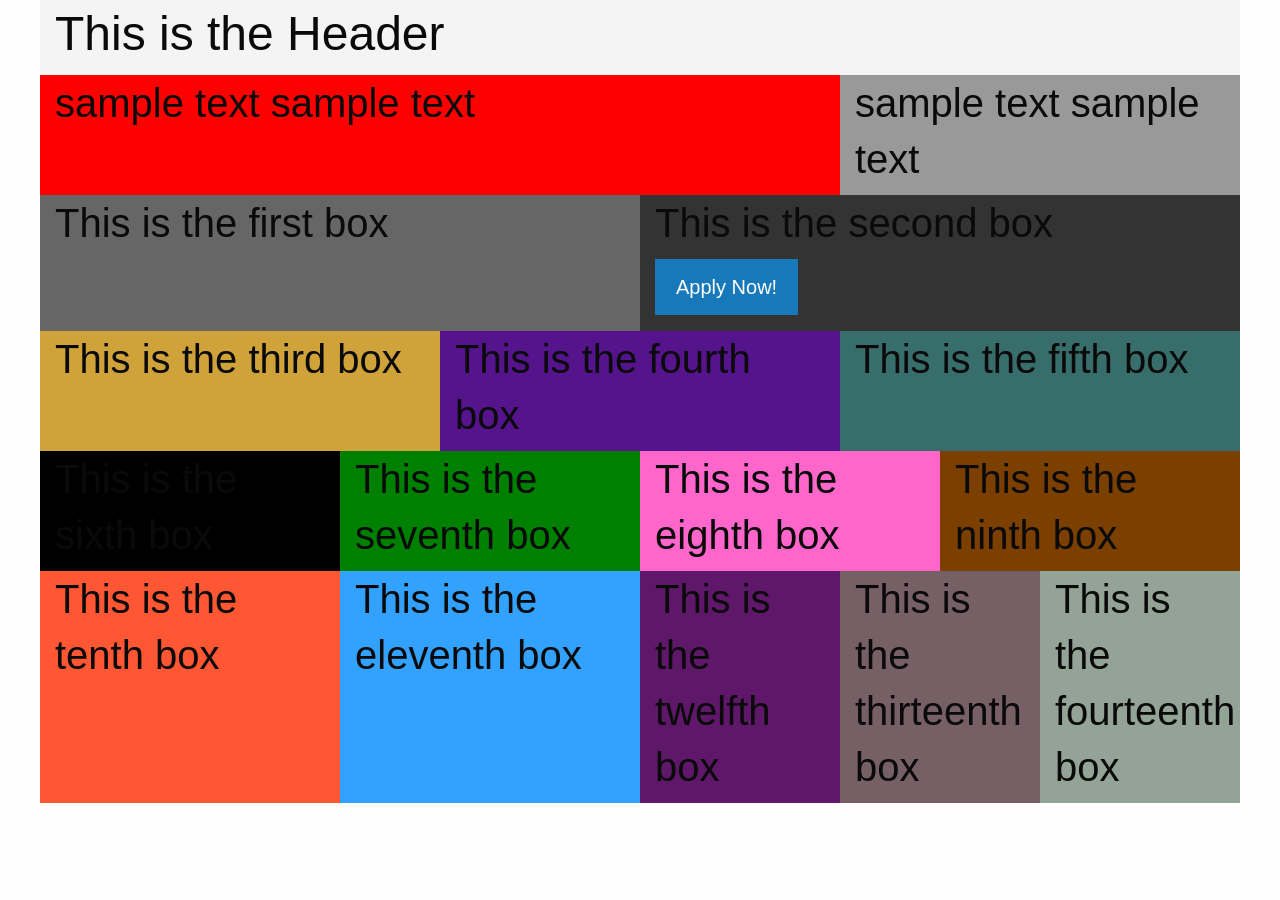
<file: FoundationStarter/index.html>
<!doctype html>
<html class="no-js" lang="en" dir="ltr">
<head>
<meta charset="utf-8">
<meta http-equiv="x-ua-compatible" content="ie=edge">
<meta name="viewport" content="width=device-width, initial-scale=1.0">
<title>Foundation for Sites</title>
<link rel="stylesheet" href="css/foundation.css">
<link rel="stylesheet" href="css/app.css">
</head>
<body>

<div class="grid-container">
<div class="grid-x grid-padding-x">
<div class="large-12 medium-12 small-12 cell pageheader">
<h1> This is the Header </h1>
</div>


<div class="large-8 medium-8 small-8 cell leadleft">
<h2>sample text sample text</h2>
</div>

<div class="large-4 medium-4 small-4 cell leadright">
<h2>sample text sample text</h2>
</div>
</div>


<div class="grid-x grid-padding-x">

<div class="large-6 medium-6 small-6 cell firstbox">

<h2>This is the first box</h2>
</div>

<div class="large-6 medium-6 small-6 cell secondbox">

<h2>This is the second box</h2>


<a href="https://umd.edu/" target="_blank"
class="button large">Apply Now!</a>
</div>

<div class="large-4 medium-4 small-4 cell thirdbox">

<h2>This is the third box</h2>
</div>

<div class="large-4 medium-4 small-4 cell fourthbox">

<h2>This is the fourth box</h2>
</div>

<div class="large-4 medium-4 small-4 cell fifthbox">

<h2>This is the fifth box</h2>
</div>

<div class="large-3 medium-6 small-12 cell sixthbox">

<h2>This is the sixth box</h2>
</div>

<div class="large-3 medium-6 small-12 cell seventhbox">

<h2>This is the seventh box</h2>
</div>

<div class="large-3 medium-6 small-12 cell eigthbox">

<h2>This is the eighth box</h2>
</div>

<div class="large-3 medium-6 small-12 cell ninthbox">

<h2>This is the ninth box</h2>
</div>

<div class="large-3 medium-4 small-12 cell tenthbox">

<h2>This is the tenth box</h2>
</div>

<div class="large-3 medium-4 small-12 cell eleventhbox">

<h2>This is the eleventh box</h2>
</div>

<div class="large-2 medium-4 small-12 cell twelfthbox">

<h2>This is the twelfth box</h2>
</div>

<div class="large-2 medium-4 small-12 cell thirteenthbox">

<h2>This is the thirteenth box</h2>
</div>

<div class="large-2 medium-4 small-12 cell fourteenthbox">

<h2>This is the fourteenth box</h2>
</div>


</div>
</div>


<script src="js/vendor/jquery.js"></script>
<script src="js/vendor/what-input.js"></script>
<script src="js/vendor/foundation.js"></script>
<script src="js/app.js"></script>
</body>
</html>
</file>
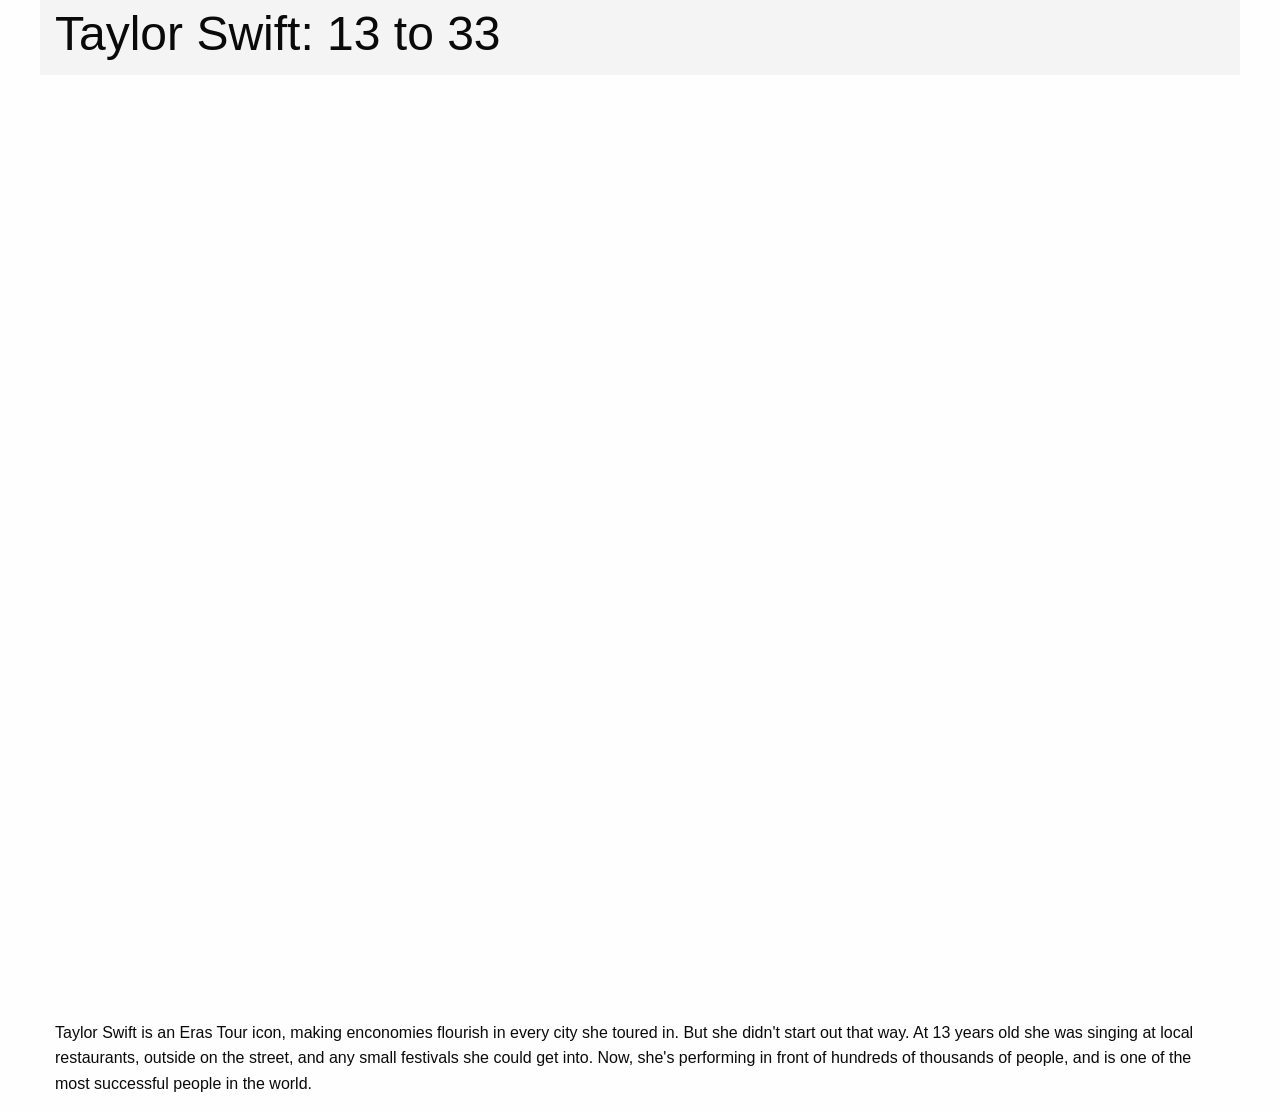
<file: Knight Labs/index.html>
<!doctype html>
<html class="no-js" lang="en" dir="ltr">
<head>
<meta charset="utf-8">
<meta http-equiv="x-ua-compatible" content="ie=edge">
<meta name="viewport" content="width=device-width, initial-scale=1.0">
<title>Taylor Swift: 13 to 33</title>
<link rel="stylesheet" href="css/foundation.css">
<link rel="stylesheet" href="css/app.css">
</head>
<body>

<div class="grid-container">
<div class="grid-x grid-padding-x">
<div class="large-12 medium-12 small-12 cell pageheader">
<h1> Taylor Swift: 13 to 33</h1>
</div>


<div style="margin-bottom: 30px">


<iframe frameborder="0" class="juxtapose" width="100%" height="257.6687116564417" src="https://cdn.knightlab.com/libs/juxtapose/latest/embed/index.html?uid=c1b69fa4-3467-11f1-ba1b-0e6f42328d7d"></iframe>

</div>

<br>
<br>

<iframe src='https://cdn.knightlab.com/libs/timeline3/latest/embed/index.html?source=v2%3A2PACX-1vTdyNmFL_Hrk8GuQcrPv7JT5kqZRUFICkwbphCuNOn2pvjVZtQ5yu0sAtB2rw_gNgwD64kHbGB97-3f&font=Default&lang=en&initial_zoom=2&width=100%25&height=650' width='100%' height='650' webkitallowfullscreen mozallowfullscreen allowfullscreen frameborder='0'></iframe>

</div>

<p> Taylor Swift is an Eras Tour icon, making enconomies flourish in every city she toured in. But she didn't start out that way. At 13 years old she was singing at local restaurants, outside on the street, and any small festivals she could get into. Now, she's performing in front of hundreds of thousands of people, and is one of the most successful people in the world.</p>

</div>

<script src="js/vendor/jquery.js"></script>
<script src="js/vendor/what-input.js"></script>
<script src="js/vendor/foundation.js"></script>
<script src="js/app.js"></script>
</body>
</html>
</file>
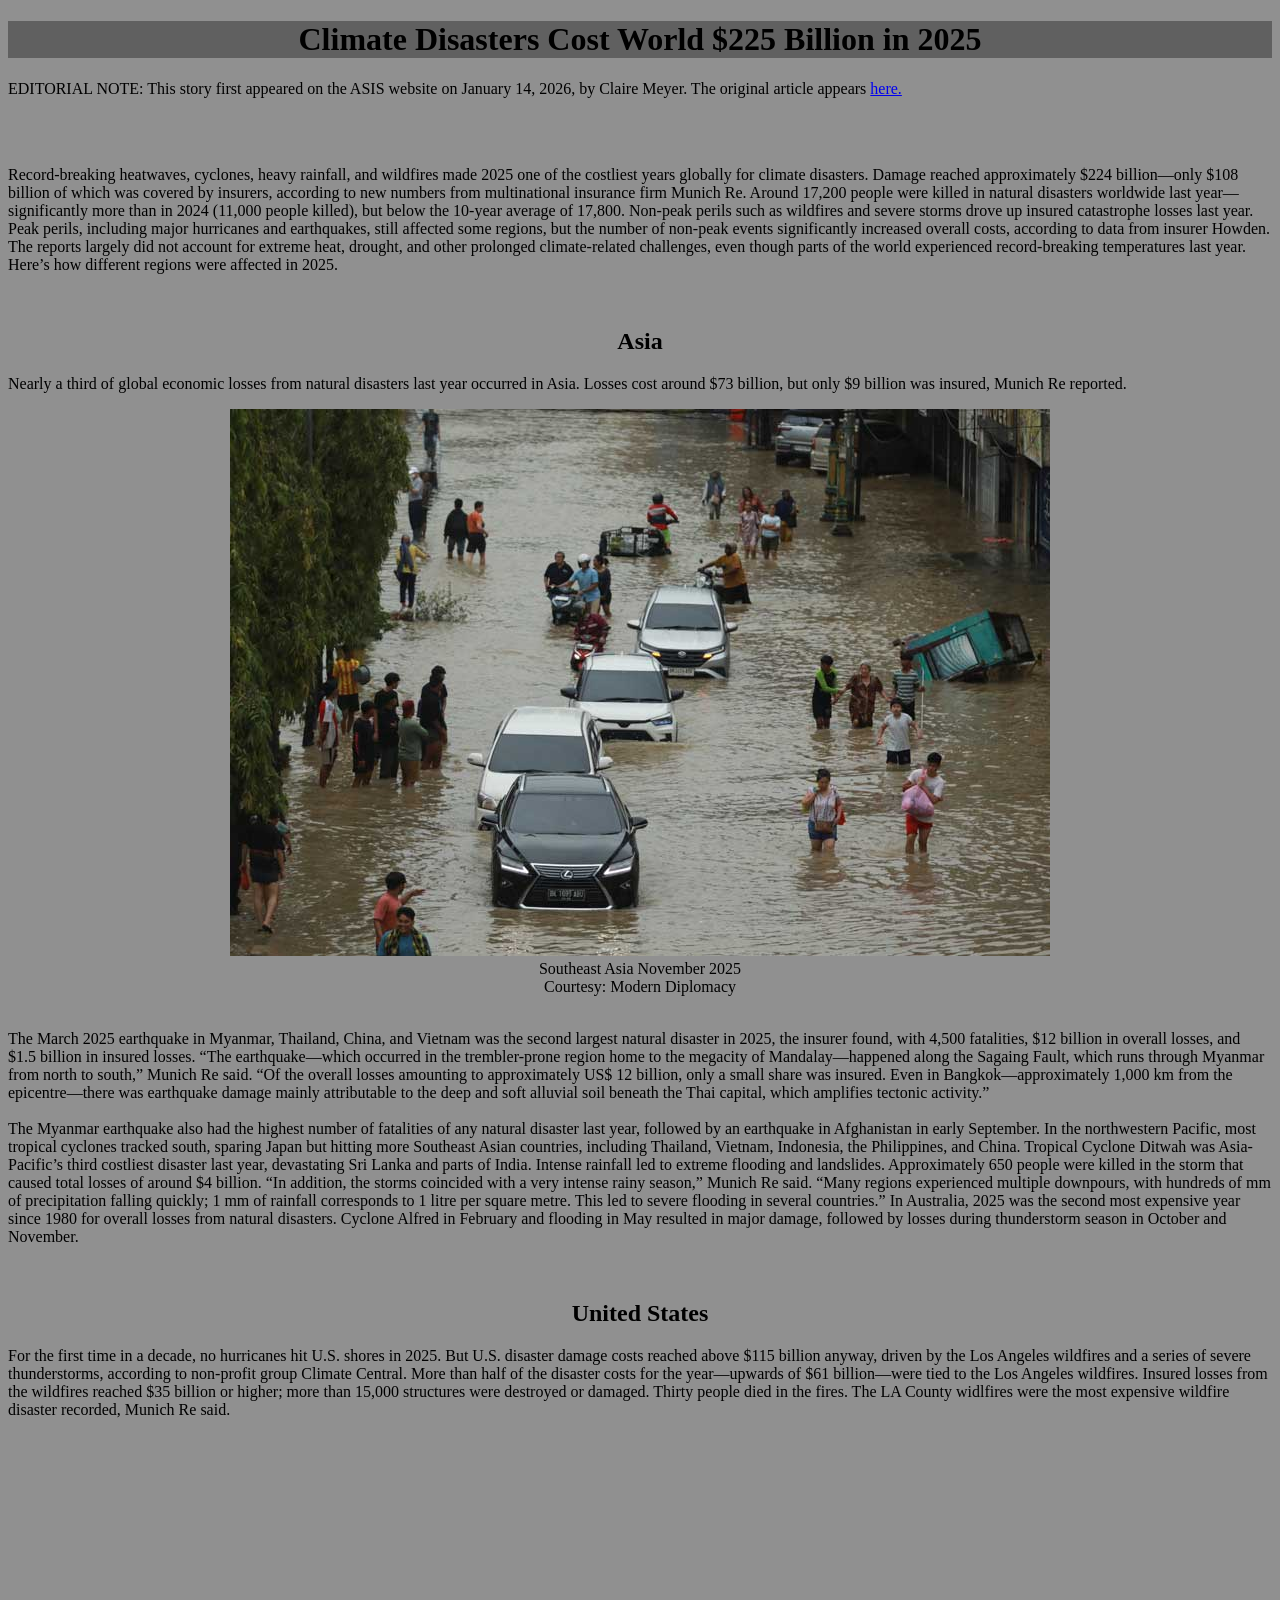
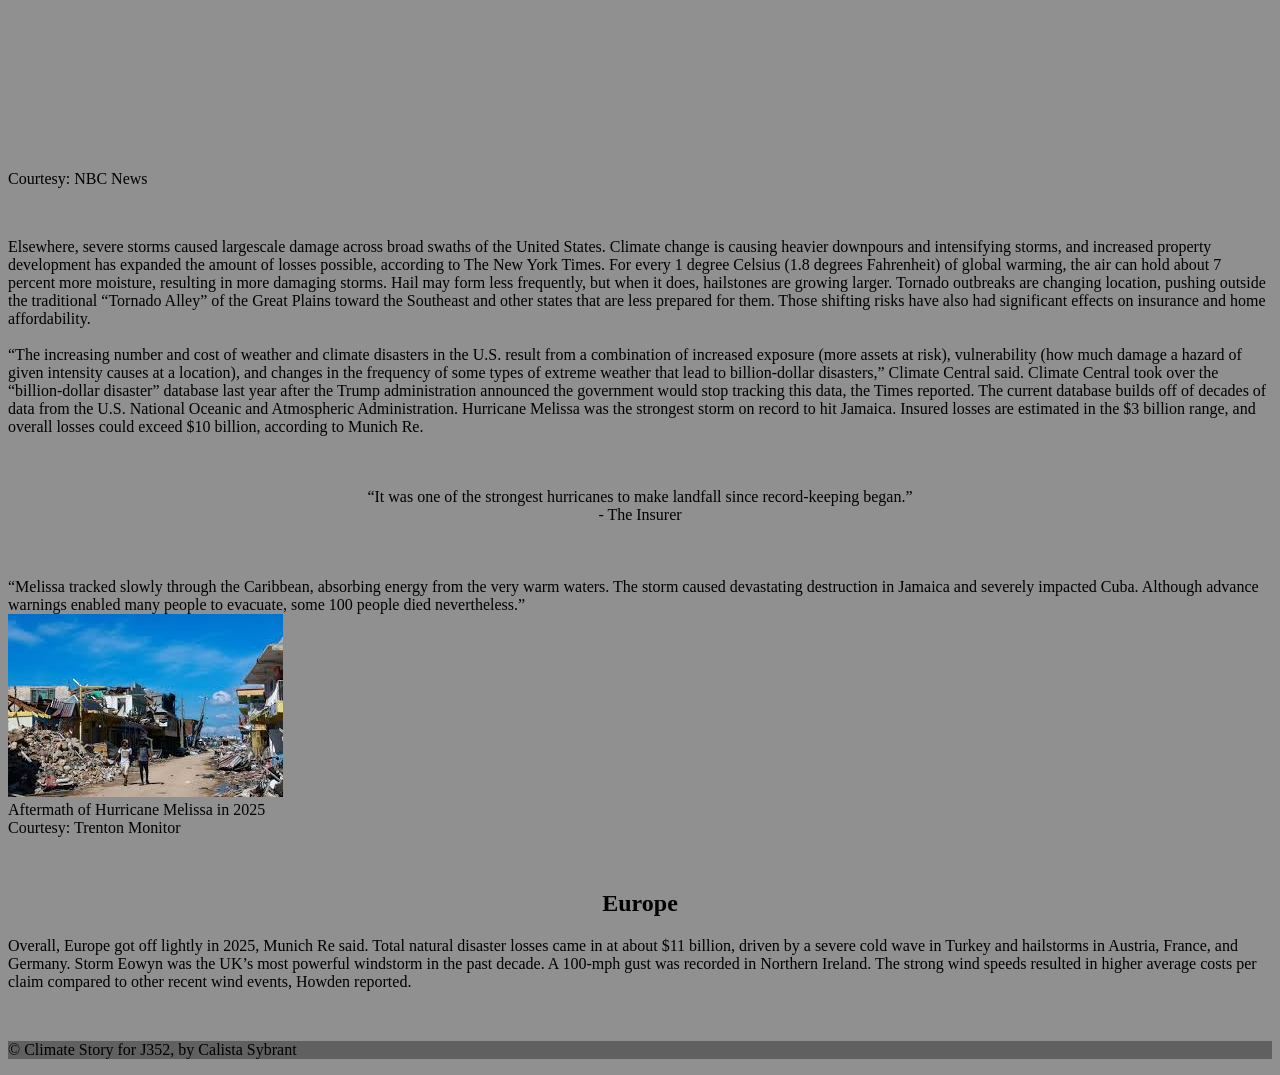
<file: Midterm/index.html>
<!doctype html>
<html class="no-js" lang="en" dir="ltr">
<head>
<meta charset="utf-8">
<meta http-equiv="x-ua-compatible" content="ie=edge">
<meta name="viewport" content="width=device-width, initial-scale=1.0">
<title>Climate Disasters Cost World $225 Billion in 2025</title>
<link rel="stylesheet" href="css/app.css">
<link href="https://fonts.googleapis.com/css?family=Anton|Bitter" rel="stylesheet">

</head>
<body>

<div class="contentContainer">


<!- - This is Page Header - ->

<div class="grid-container">
<div class="grid-x grid-padding-x">
<div class="large-12 medium-12 small-12 cell pageHeader">
<h1> Climate Disasters Cost World $225 Billion in 2025 </h1>
</div>

<p>EDITORIAL NOTE: This story first appeared on the ASIS website on January 14, 2026, by Claire Meyer. The original article appears <a href="https://www.asisonline.org/security-management-magazine/latest-news/today-in-security/2026/january/natural-disaster-costs-2025/" target="_blank">here.</a></em></p>

<br>
<br>

<p> Record-breaking heatwaves, cyclones, heavy rainfall, and wildfires made 2025 one of the costliest years globally for climate disasters. Damage reached approximately $224 billion—only $108 billion of which was covered by insurers, according to new numbers from multinational insurance firm Munich Re.

Around 17,200 people were killed in natural disasters worldwide last year—significantly more than in 2024 (11,000 people killed), but below the 10-year average of 17,800.

Non-peak perils such as wildfires and severe storms drove up insured catastrophe losses last year. Peak perils, including major hurricanes and earthquakes, still affected some regions, but the number of non-peak events significantly increased overall costs, according to data from insurer Howden.

The reports largely did not account for extreme heat, drought, and other prolonged climate-related challenges, even though parts of the world experienced record-breaking temperatures last year.

Here’s how different regions were affected in 2025.</p>
<br>
<h2>Asia</h2>

<p>Nearly a third of global economic losses from natural disasters last year occurred in Asia. Losses cost around $73 billion, but only $9 billion was insured, Munich Re reported.</p>

<div class="photoOne"> <img src="disaster2.jpg" alt="Southeast Asia November 2025"><br>
Southeast Asia November 2025<br>Courtesy: Modern Diplomacy</div>
<br>
<p>
The March 2025 earthquake in Myanmar, Thailand, China, and Vietnam was the second largest natural disaster in 2025, the insurer found, with 4,500 fatalities, $12 billion in overall losses, and $1.5 billion in insured losses.

“The earthquake—which occurred in the trembler-prone region home to the megacity of Mandalay—happened along the Sagaing Fault, which runs through Myanmar from north to south,” Munich Re said. “Of the overall losses amounting to approximately US$ 12 billion, only a small share was insured. Even in Bangkok—approximately 1,000 km from the epicentre—there was earthquake damage mainly attributable to the deep and soft alluvial soil beneath the Thai capital, which amplifies tectonic activity.”
<br>
<br>
The Myanmar earthquake also had the highest number of fatalities of any natural disaster last year, followed by an earthquake in Afghanistan in early September.

In the northwestern Pacific, most tropical cyclones tracked south, sparing Japan but hitting more Southeast Asian countries, including Thailand, Vietnam, Indonesia, the Philippines, and China.

Tropical Cyclone Ditwah was Asia-Pacific’s third costliest disaster last year, devastating Sri Lanka and parts of India. Intense rainfall led to extreme flooding and landslides. Approximately 650 people were killed in the storm that caused total losses of around $4 billion.

“In addition, the storms coincided with a very intense rainy season,” Munich Re said. “Many regions experienced multiple downpours, with hundreds of mm of precipitation falling quickly; 1 mm of rainfall corresponds to 1 litre per square metre. This led to severe flooding in several countries.”

In Australia, 2025 was the second most expensive year since 1980 for overall losses from natural disasters. Cyclone Alfred in February and flooding in May resulted in major damage, followed by losses during thunderstorm season in October and November.</p>
<br>
<h2>United States</h2>

<p>For the first time in a decade, no hurricanes hit U.S. shores in 2025. But U.S. disaster damage costs reached above $115 billion anyway, driven by the Los Angeles wildfires and a series of severe thunderstorms, according to non-profit group Climate Central.

More than half of the disaster costs for the year—upwards of $61 billion—were tied to the Los Angeles wildfires. Insured losses from the wildfires reached $35 billion or higher; more than 15,000 structures were destroyed or damaged. Thirty people died in the fires.

The LA County widlfires were the most expensive wildfire disaster recorded, Munich Re said.</p>
<iframe width="560" height="315" src="https://www.youtube.com/embed/ciMn5LAvwlM?si=zjSPRStBUDXnN7Be" title="YouTube video player" frameborder="0" allow="accelerometer; autoplay; clipboard-write; encrypted-media; gyroscope; picture-in-picture; web-share" referrerpolicy="strict-origin-when-cross-origin" allowfullscreen></iframe><br><p>Courtesy: NBC News</p>
<br>
<p>Elsewhere, severe storms caused largescale damage across broad swaths of the United States. Climate change is causing heavier downpours and intensifying storms, and increased property development has expanded the amount of losses possible, according to The New York Times. For every 1 degree Celsius (1.8 degrees Fahrenheit) of global warming, the air can hold about 7 percent more moisture, resulting in more damaging storms. Hail may form less frequently, but when it does, hailstones are growing larger. Tornado outbreaks are changing location, pushing outside the traditional “Tornado Alley” of the Great Plains toward the Southeast and other states that are less prepared for them. Those shifting risks have also had significant effects on insurance and home affordability.

<br>
<br>
“The increasing number and cost of weather and climate disasters in the U.S. result from a combination of increased exposure (more assets at risk), vulnerability (how much damage a hazard of given intensity causes at a location), and changes in the frequency of some types of extreme weather that lead to billion-dollar disasters,” Climate Central said.

Climate Central took over the “billion-dollar disaster” database last year after the Trump administration announced the government would stop tracking this data, the Times reported. The current database builds off of decades of data from the U.S. National Oceanic and Atmospheric Administration.

Hurricane Melissa was the strongest storm on record to hit Jamaica. Insured losses are estimated in the $3 billion range, and overall losses could exceed $10 billion, according to Munich Re.
<br>
<br>
<br>
<div class="pullQuote">
“It was one of the strongest hurricanes to make landfall since record-keeping began.”
<br>
- The Insurer
</div>
<br>
<br>
<br>
“Melissa tracked slowly through the Caribbean, absorbing energy from the very warm waters. The storm caused devastating destruction in Jamaica and severely impacted Cuba. Although advance warnings enabled many people to evacuate, some 100 people died nevertheless.”

<div class="photoTwo"> <img src="disaster4.jpeg" alt="Aftermath of Hurricane Melissa in Jamaica"><br>Aftermath of Hurricane Melissa in 2025<br>Courtesy: Trenton Monitor</div>

</p>
<br>
<h2>Europe</h2>

<p>Overall, Europe got off lightly in 2025, Munich Re said. Total natural disaster losses came in at about $11 billion, driven by a severe cold wave in Turkey and hailstorms in Austria, France, and Germany.

Storm Eowyn was the UK’s most powerful windstorm in the past decade. A 100-mph gust was recorded in Northern Ireland. The strong wind speeds resulted in higher average costs per claim compared to other recent wind events, Howden reported.</p>
<br>

<div class="grid-container">
<div class="grid-x grid-padding-x">
<div class="large-12 medium-12 small-12 cell pageFooter">
<p>© Climate Story for J352, by Calista Sybrant</p>



</body>
</html>
</file>
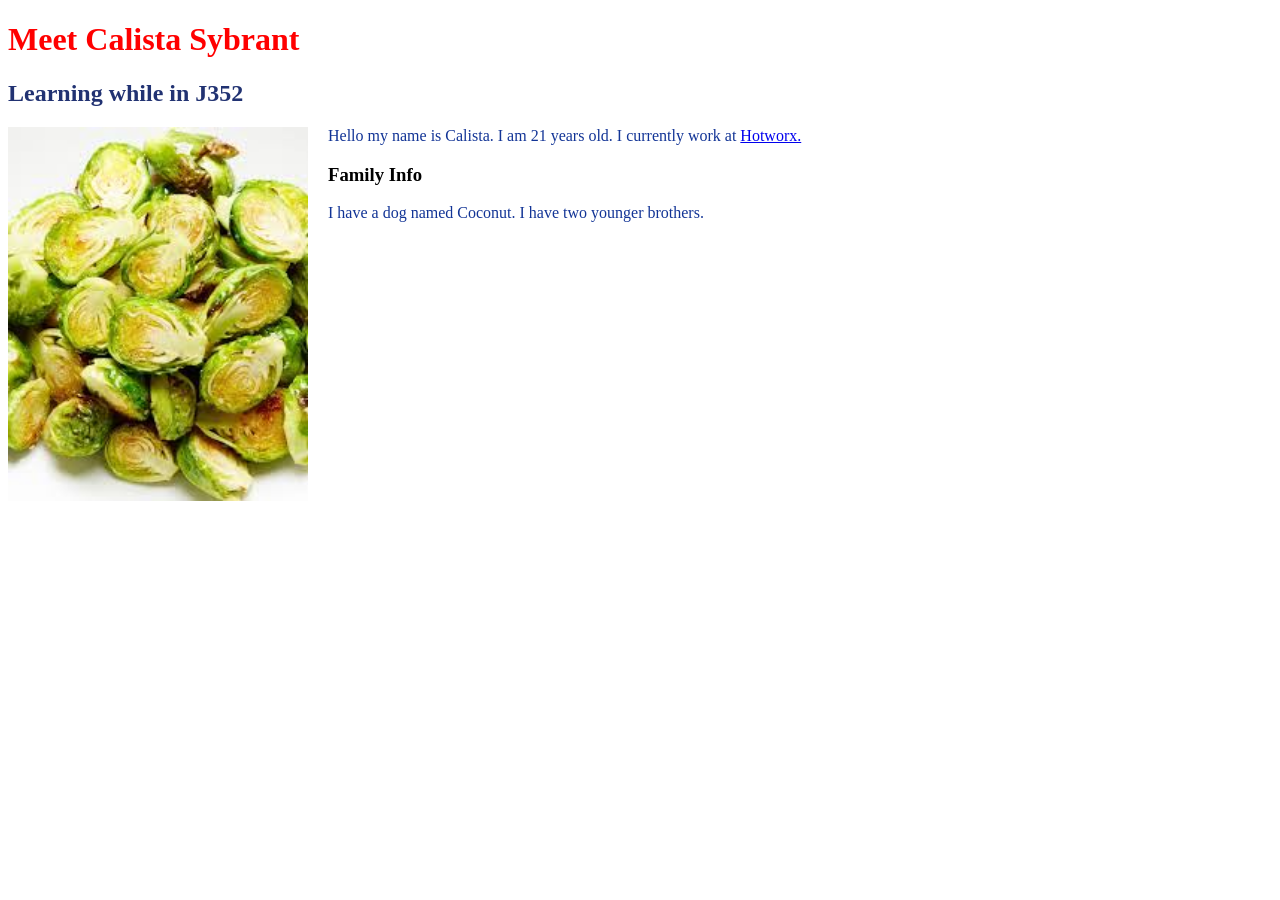
<file: Starter/index.html>
<!doctype html>

<html lang="en">

<head>
  <meta charset="utf-8">
  <title>Meet Calista Sybrant</title>
  <meta name="description" content="This is the description that search engines will display. Aim for 145-155 characters.">
  <meta name="author" content="Insert the content author or owner name here">

  <!-- Link to your JS file -->
  <script src="scripts/script.js"></script>

  <!-- Link to your CSS file -->
  <link rel="stylesheet" href="css/style.css">

</head>

<body>

<h1>Meet Calista Sybrant</h1>
<h2>Learning while in J352</h2>

<img src="images/brusselsprouts.jpeg" width="300" align="left" class="leadPhoto">

<p>Hello my name is Calista. I am 21 years old. I currently work at <a href="https://www.hotworx.net/"target="_blank">Hotworx.</a></p>
<h3>Family Info</h3>
<p>I have a dog named Coconut. I have two younger brothers.</p>
</body>

</html>
</file>
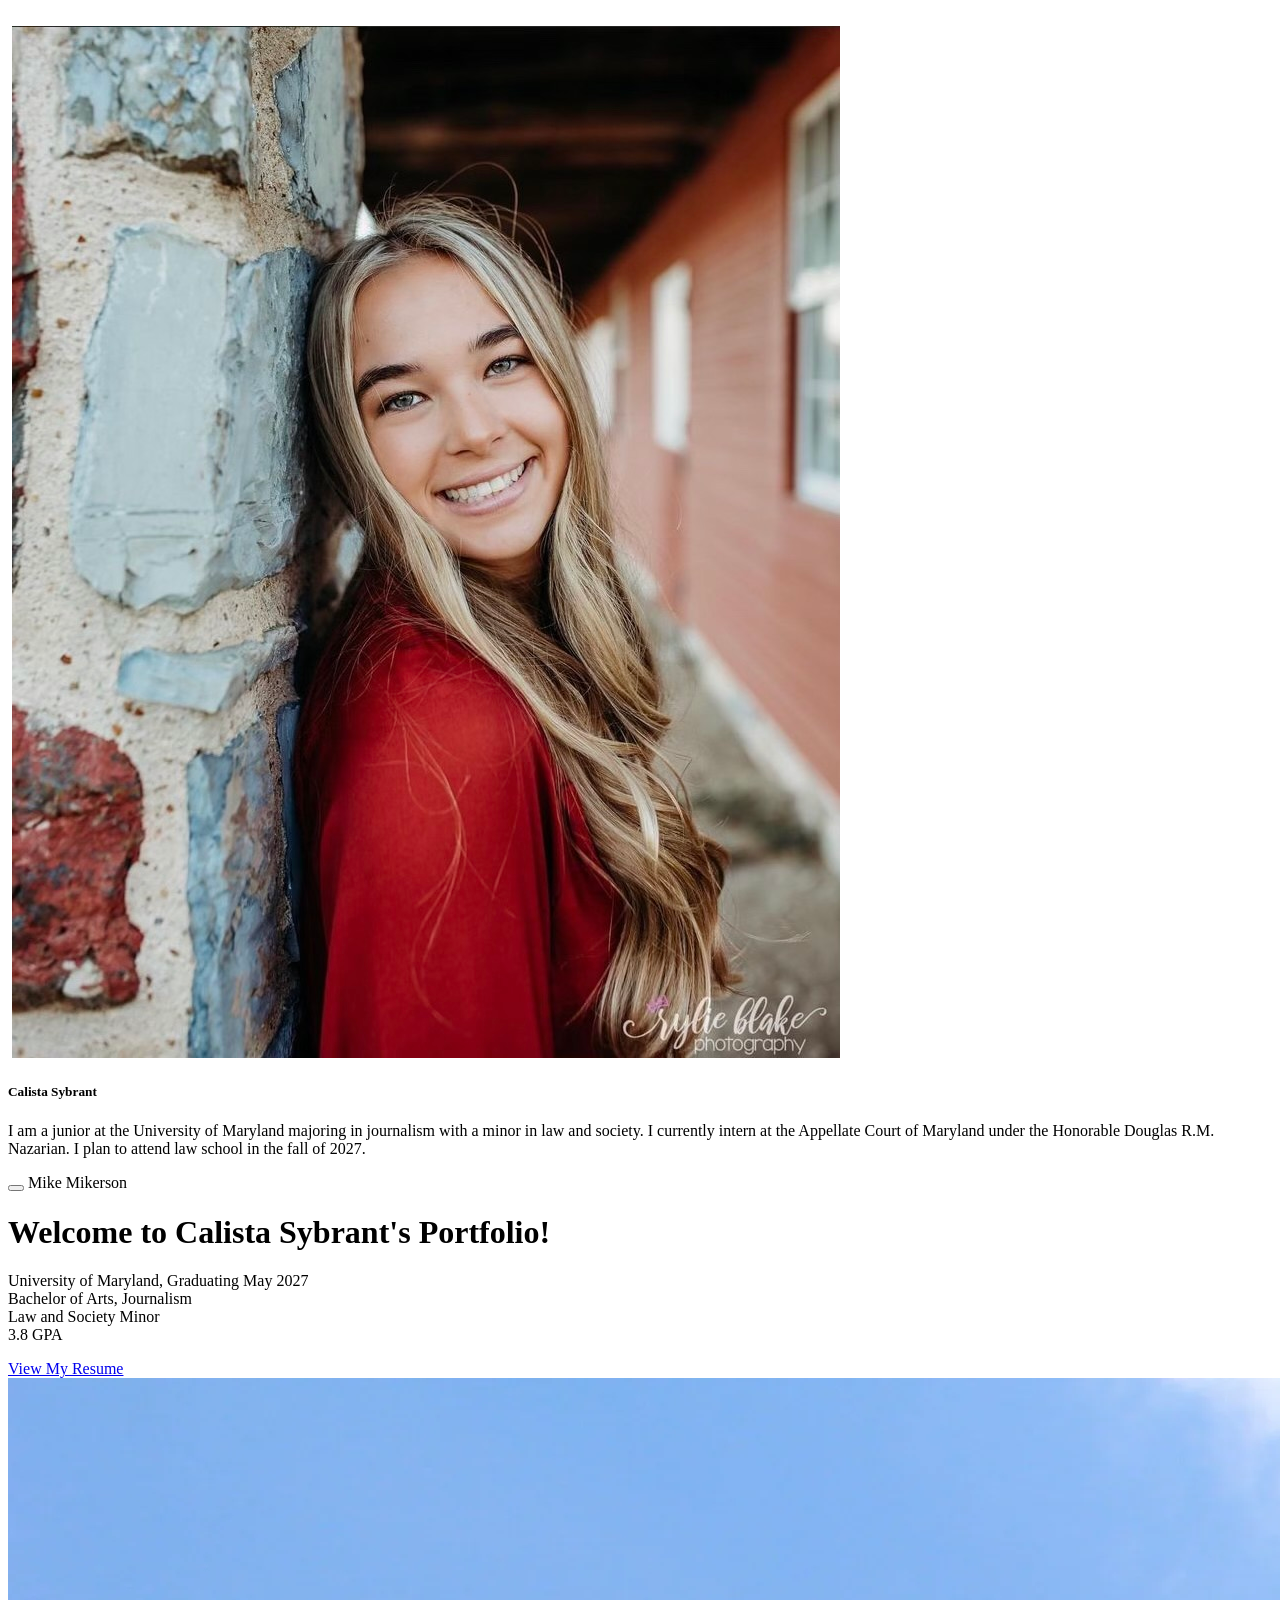
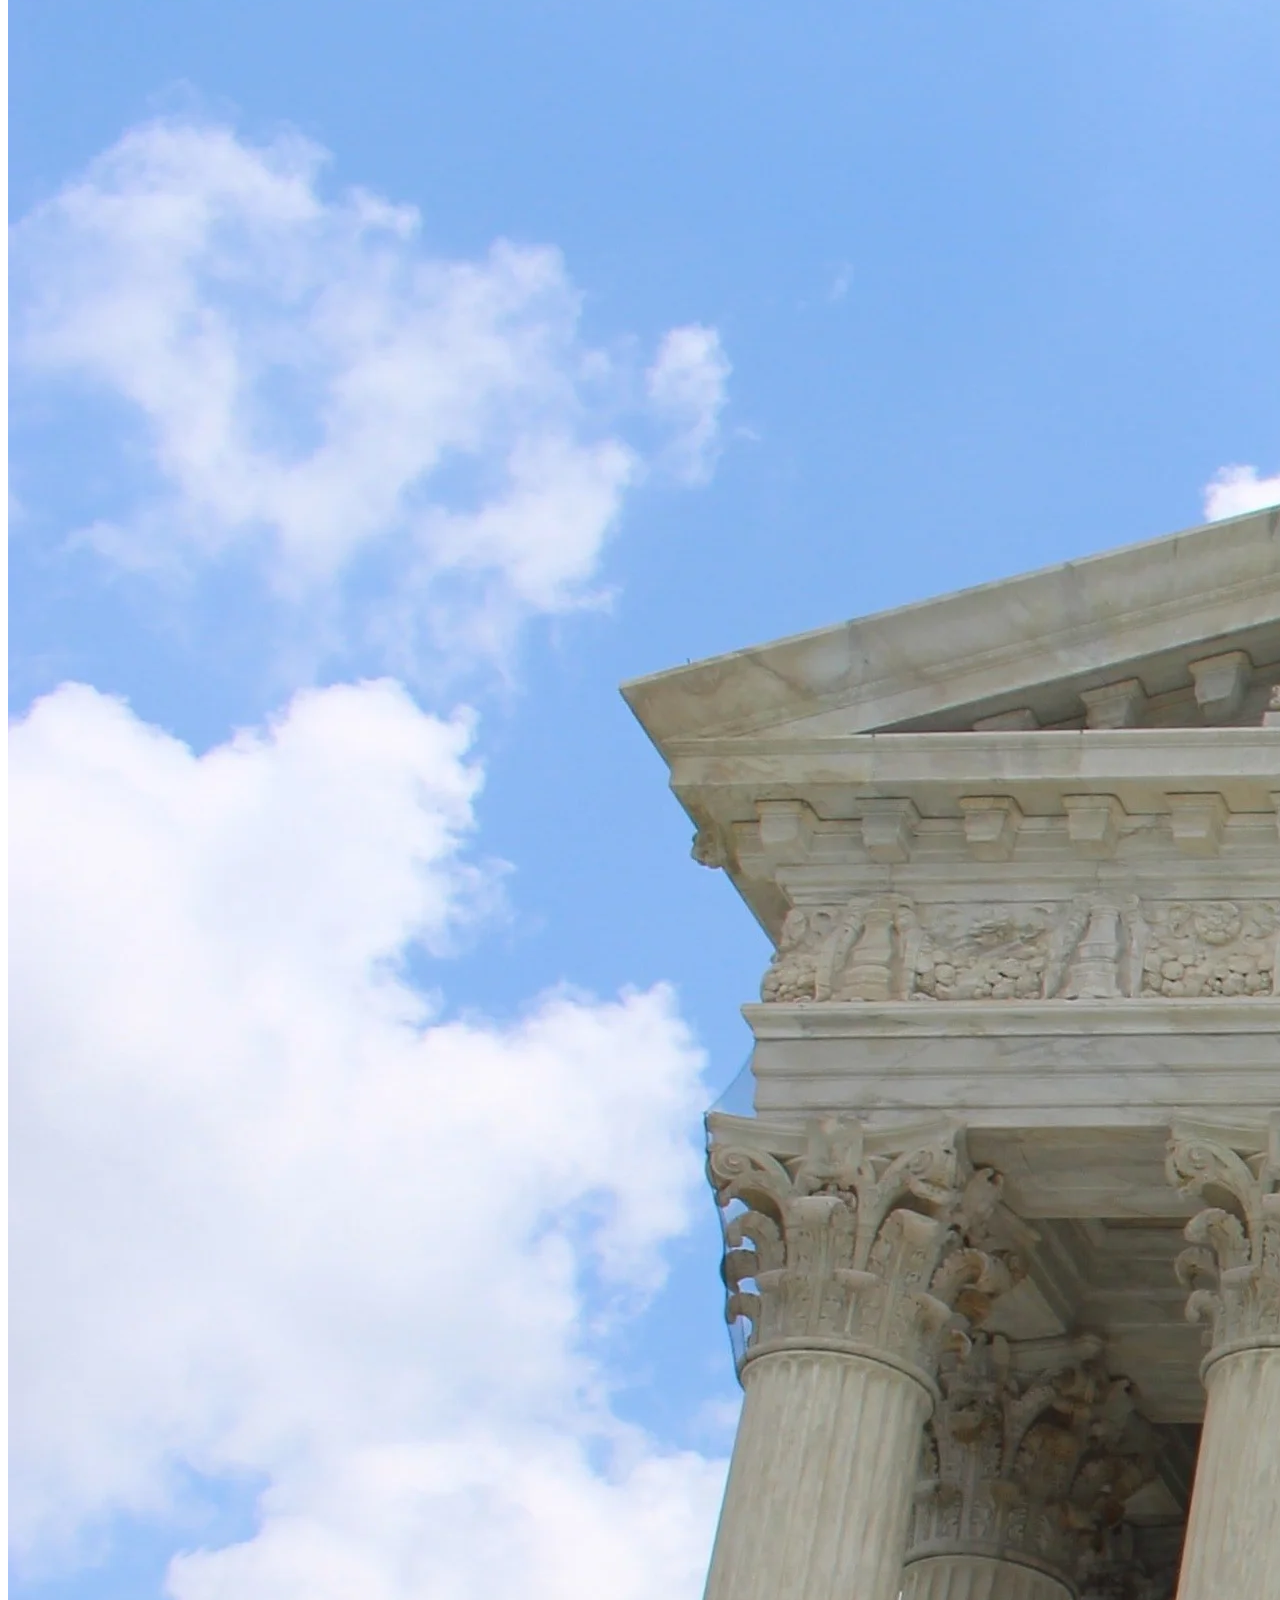
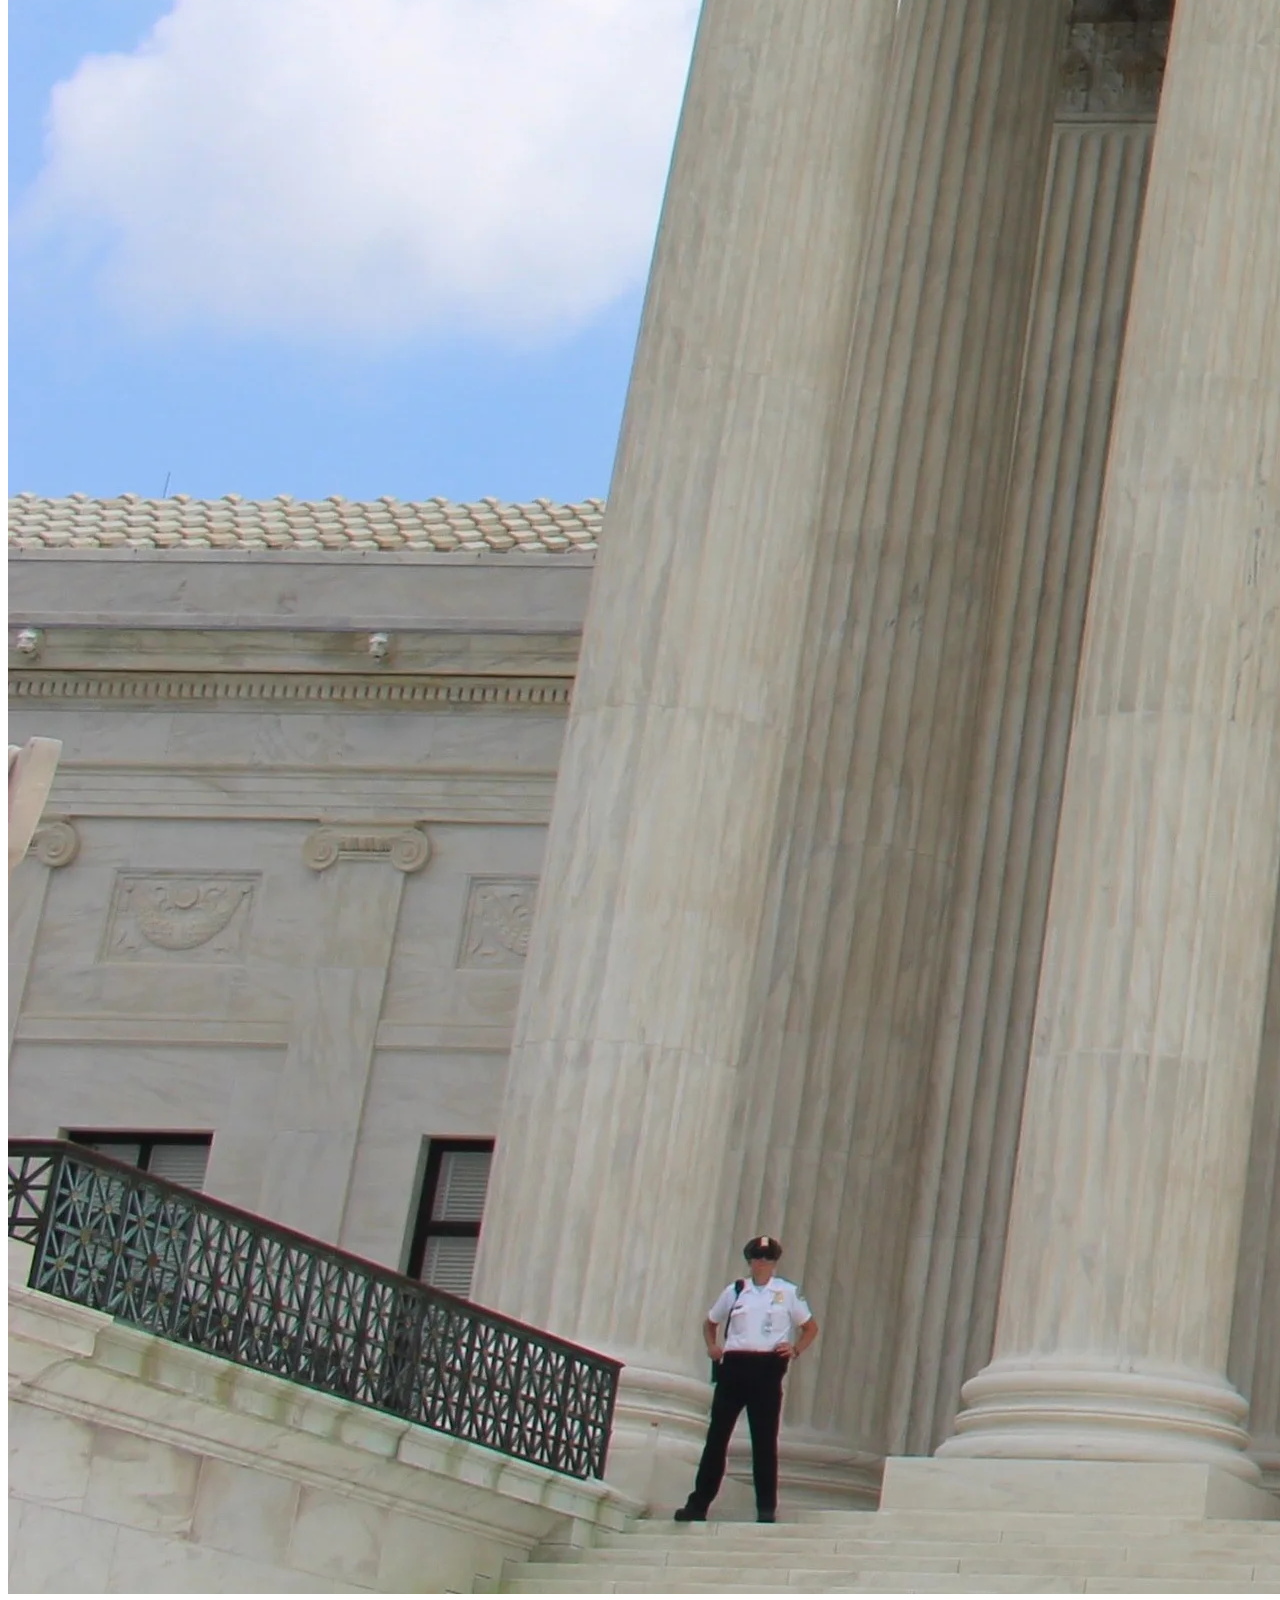
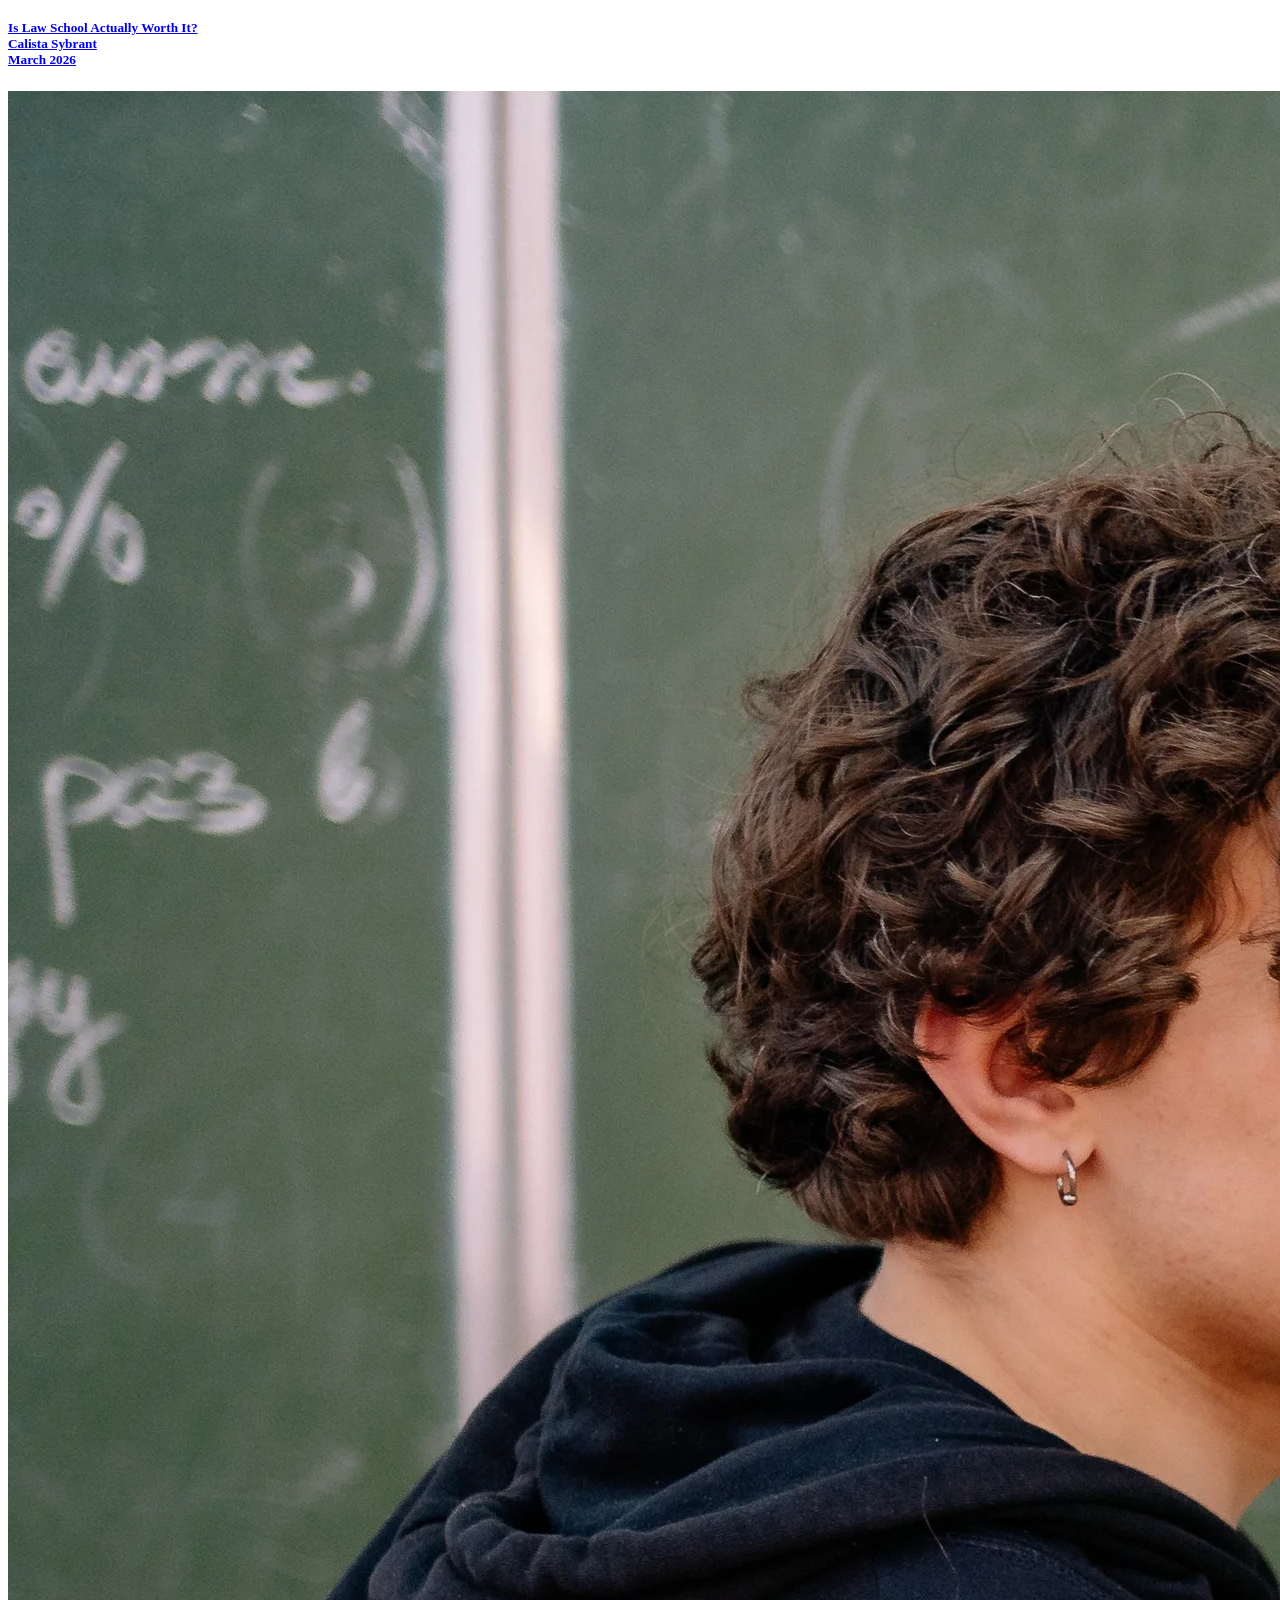
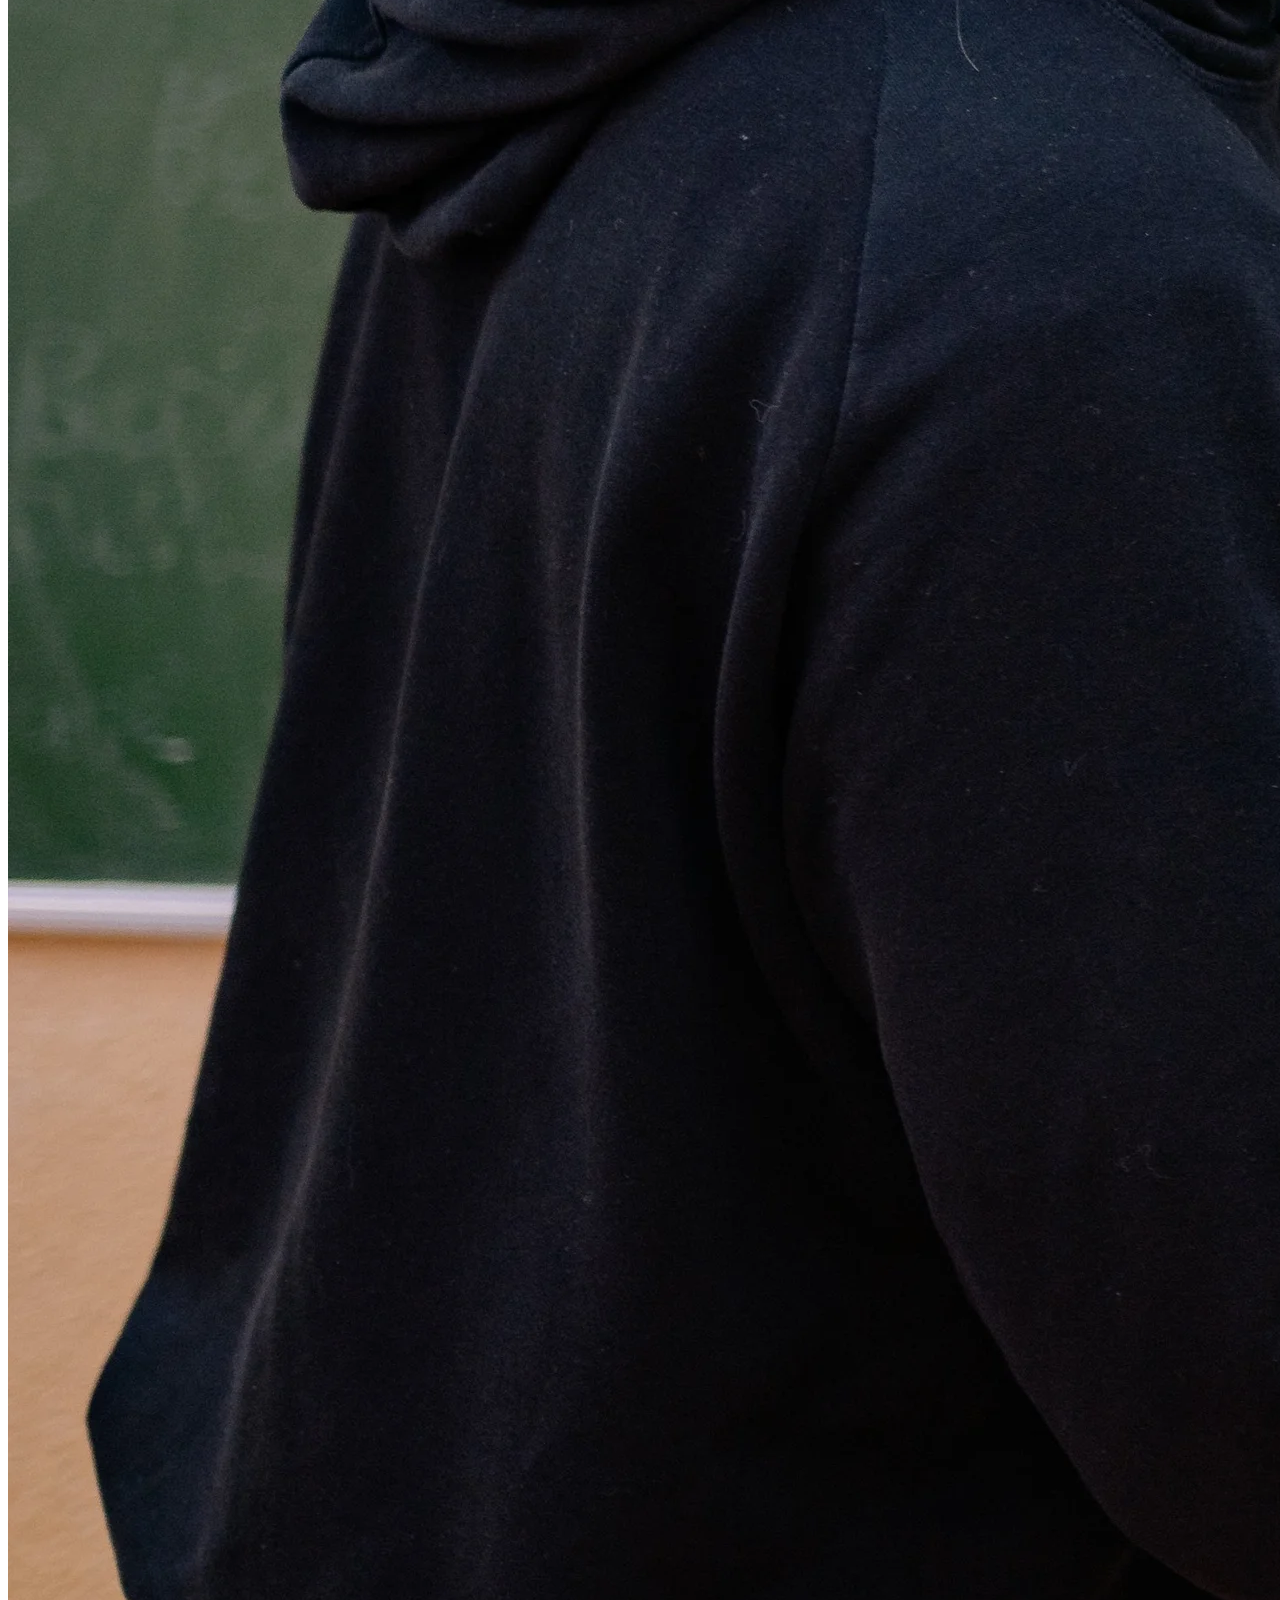
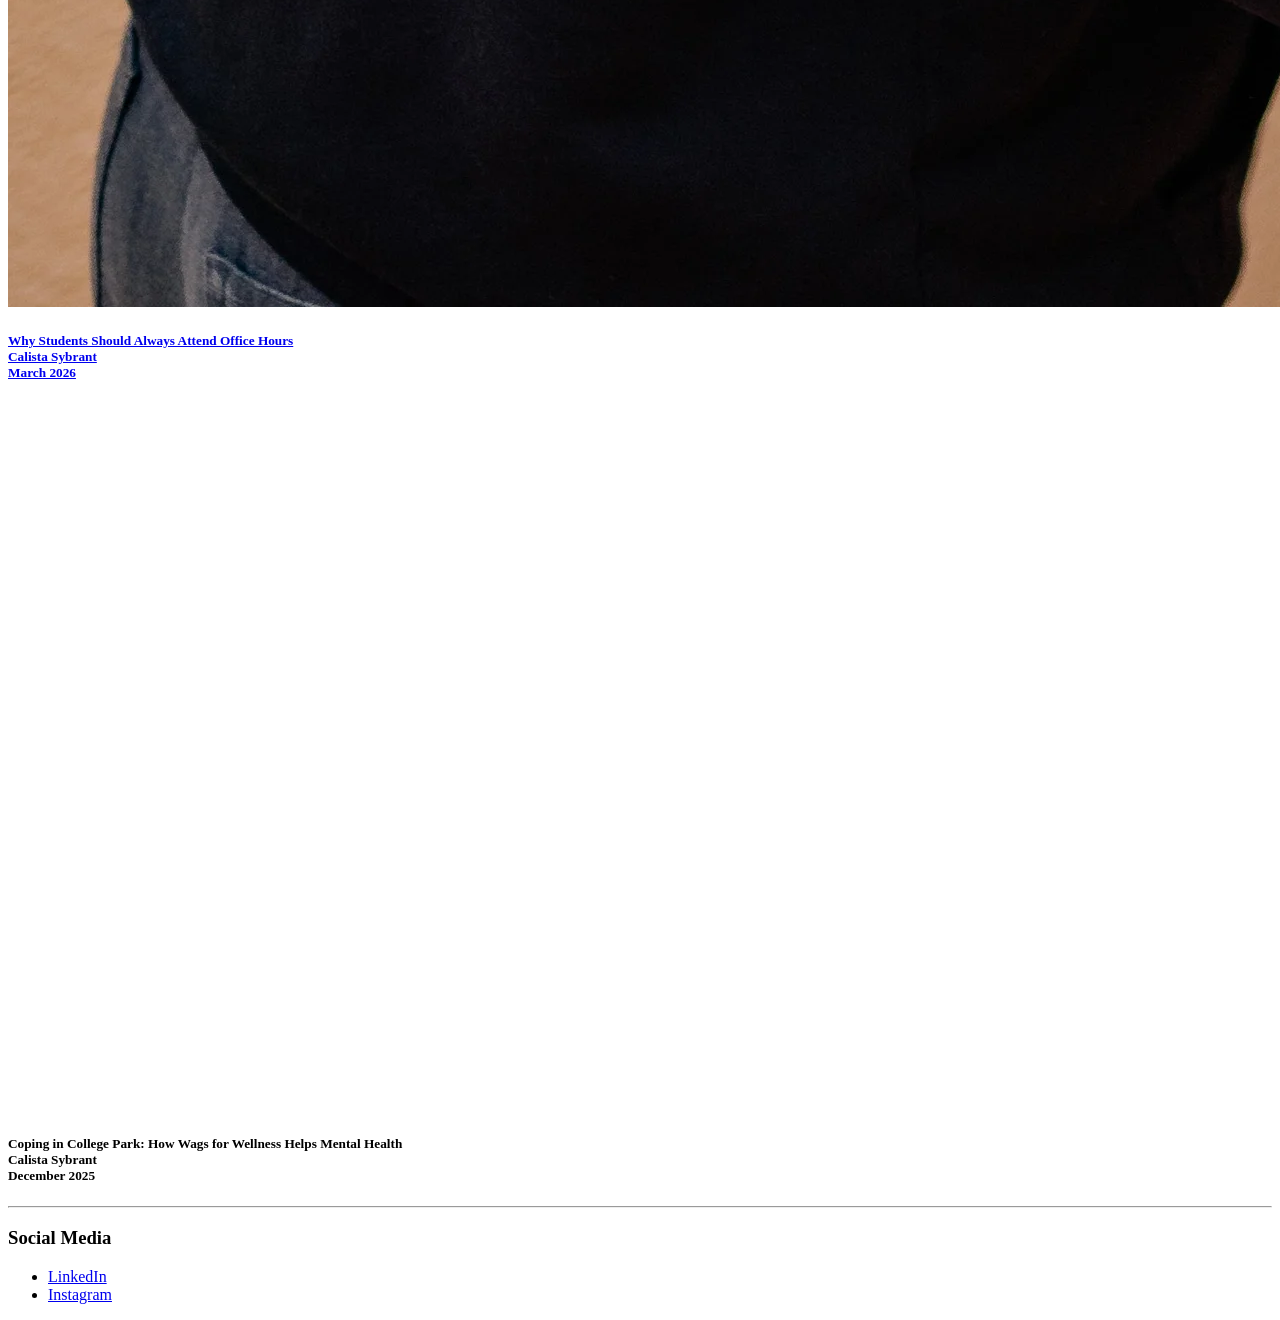
<file: SybrantPortfolio/index.html>
<!doctype html>
<html class="no-js" lang="en">
  <head>
    <meta charset="utf-8" />
    <meta name="viewport" content="width=device-width, initial-scale=1.0" />
    <title>Calista Sybrant</title>
    <link rel="stylesheet" href="https://dhbhdrzi4tiry.cloudfront.net/cdn/sites/foundation.min.css">
  </head>
  <body>

    <div class="off-canvas-wrapper">
      <div class="off-canvas-wrapper-inner" data-off-canvas-wrapper>

        <div class="off-canvas position-left reveal-for-large" id="my-info" data-off-canvas data-position="left">
          <div class="row column">
            <br>
            <img class= "photoOne"> <img src="images/pic1.jpeg">
            <h5>Calista Sybrant</h5>
            <p>I am a junior at the University of Maryland majoring in journalism with a minor in law and society. I currently intern at the Appellate Court of Maryland under the Honorable Douglas R.M. Nazarian. I plan to attend law school in the fall of 2027.</p>
          </div>
        </div>

        <div class="off-canvas-content" data-off-canvas-content>
          <div class="title-bar hide-for-large">
            <div class="title-bar-left">
              <button class="menu-icon" type="button" data-open="my-info"></button>
              <span class="title-bar-title">Mike Mikerson</span>
            </div>
          </div>
          <div class="callout primary">
            <div class="row column">
              <h1>Welcome to Calista Sybrant's Portfolio!</h1>
              <p class="lead">University of Maryland, Graduating May 2027<br>Bachelor of Arts, Journalism<br>Law and Society Minor<br>3.8 GPA</p>
              <a href="calistaSybrantResume.pdf" target="_blank">View My Resume</a>
            </div>
          </div>
          <div class="row small-up-2 medium-up-3 large-up-4">
            <div class="column">
              <img class="thumbnail" src="images/image1.webp">
              <a href="https://www.hercampus.com/school/maryland/is-law-school-actually-worth-it/" target="_blank">
              <h5>Is Law School Actually Worth It?<br>Calista Sybrant<br>March 2026</h5></a>
            </div>
            <div class="column">
              <img class="thumbnail" src="images/image2.webp">
              <a href="https://www.hercampus.com/school/maryland/why-students-should-always-attend-office-hours/" target="_blank">
              <h5>Why Students Should Always Attend Office Hours<br>Calista Sybrant<br>March 2026</h5></a>
            </div>
            <div class="column">
            <div style="padding:56.25% 0 0 0;position:relative;"><iframe src="https://player.vimeo.com/video/1145733885?badge=0&amp;autopause=0&amp;player_id=0&amp;app_id=58479" frameborder="0" allow="autoplay; fullscreen; picture-in-picture; clipboard-write; encrypted-media; web-share" referrerpolicy="strict-origin-when-cross-origin" style="position:absolute;top:0;left:0;width:100%;height:100%;" title="Coping in College Park: How Wags for Wellness Helps Mental Health"></iframe></div><script src="https://player.vimeo.com/api/player.js"></script>
              <h5>Coping in College Park: How Wags for Wellness Helps Mental Health<br>Calista Sybrant<br>December 2025</h5>
            </div>
          </div>
          <hr>

          <div class="row">
            <div class="medium-6 columns">
              <h3>Social Media</h3>
              <ul class="menu">
                <li><a href="https://www.linkedin.com/in/calista-sybrant" target="_blank">LinkedIn</a></li>
                 <li><a href="https://www.instagram.com/cal.syb" target="_blank">Instagram</a></li>
              </ul>
            </div>
            </div>
          </div>
        </div>
      </div>
    </div>

    <script src="https://code.jquery.com/jquery-2.1.4.min.js"></script>
    <script src="https://dhbhdrzi4tiry.cloudfront.net/cdn/sites/foundation.js"></script>
    <script>
      $(document).foundation();
    </script>
  </body>
</html>
</file>
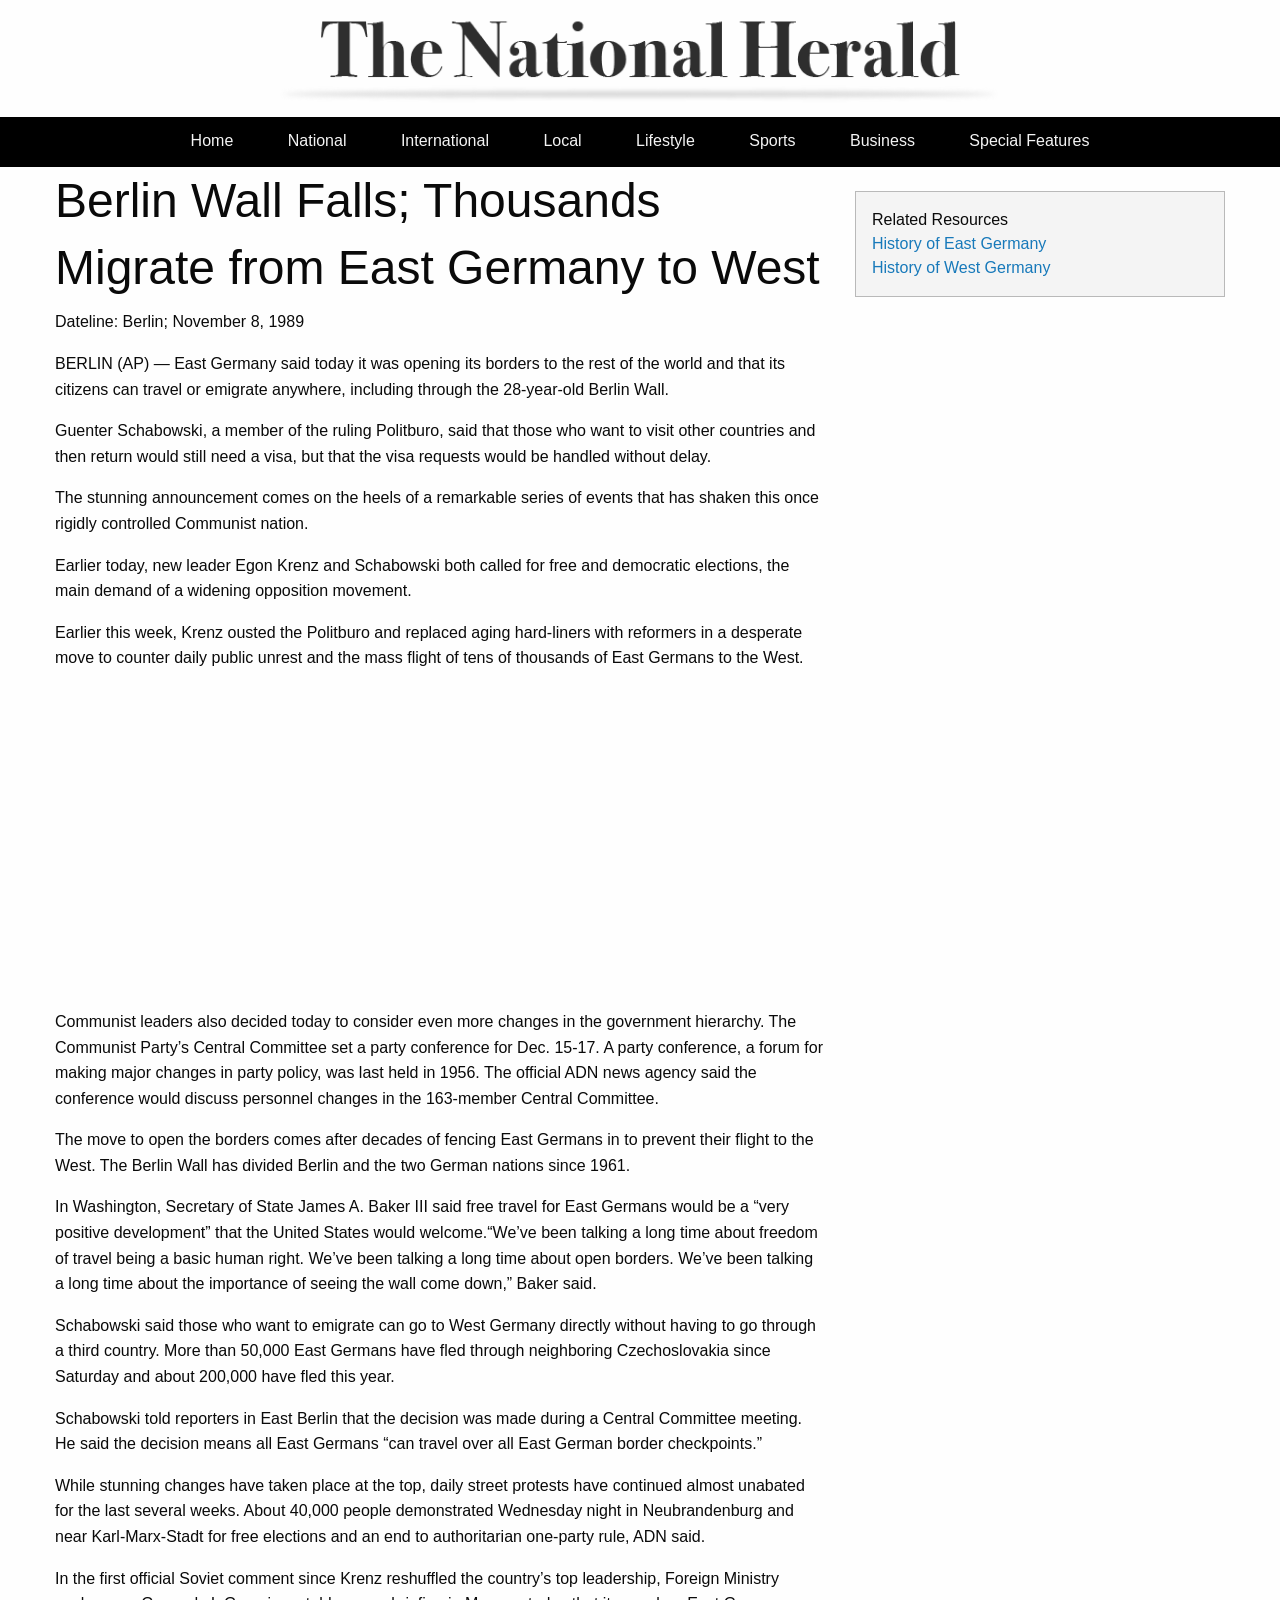
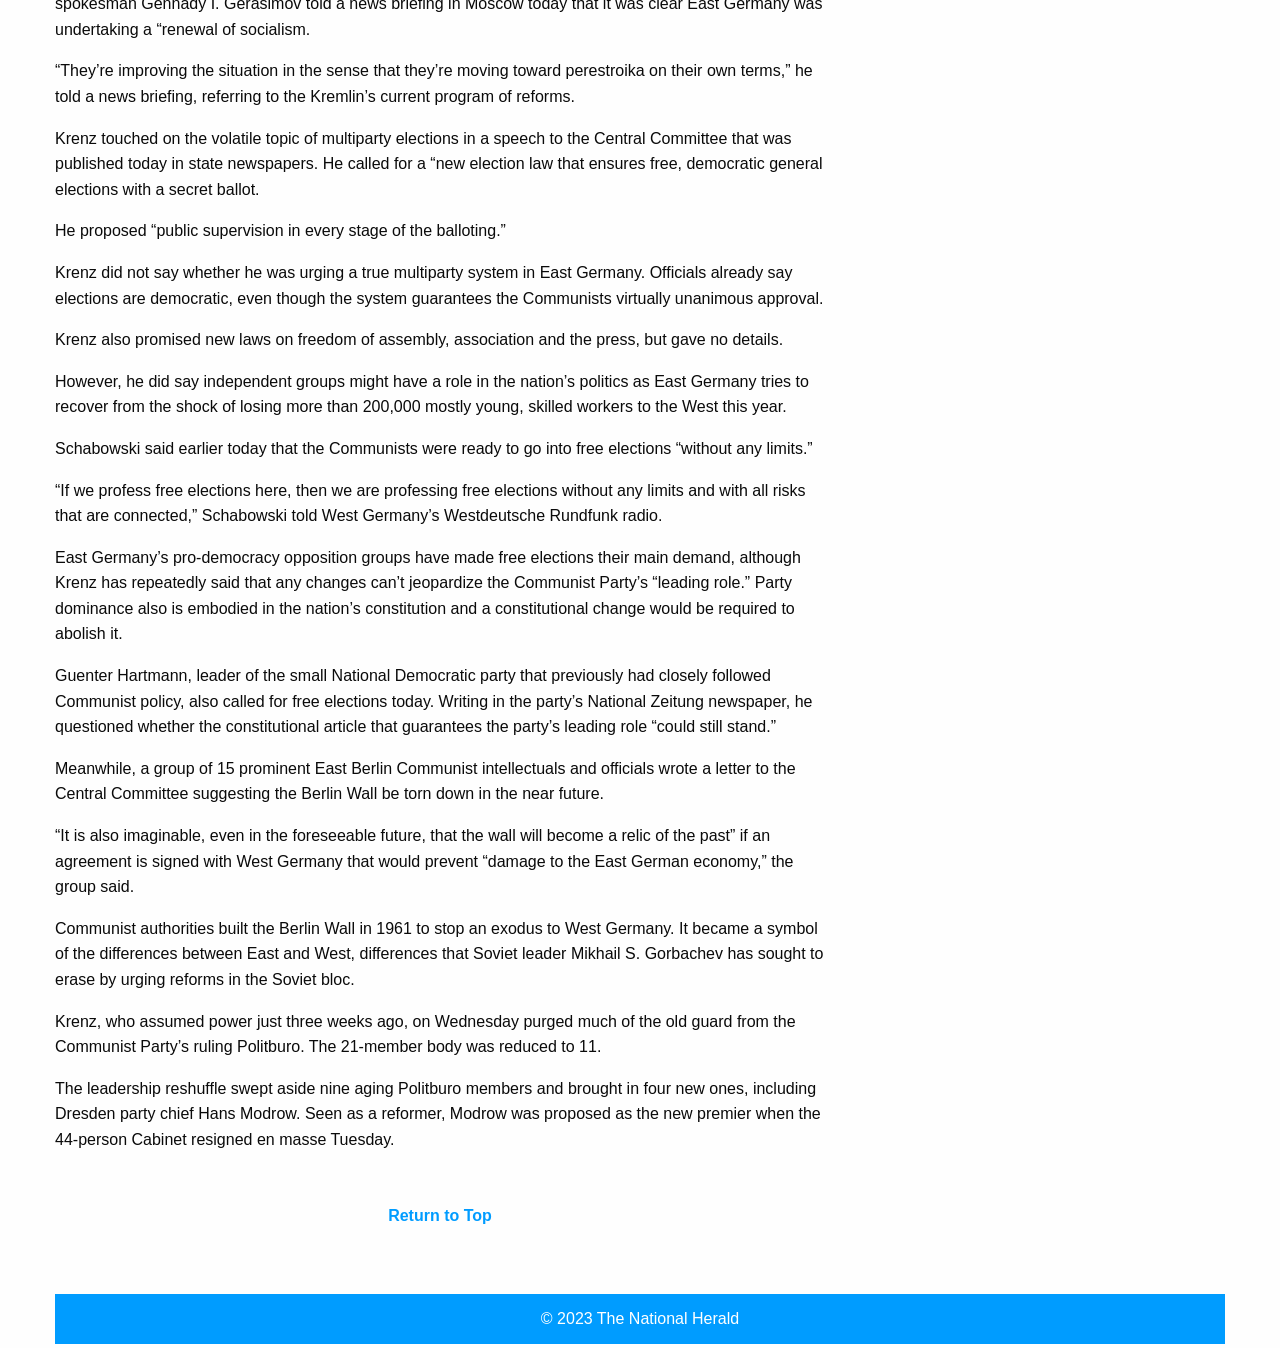
<file: Berlin/HTMLTemplate/index.html>
<!doctype html>
<html class="no-js" lang="en" dir="ltr">
<head>
<meta charset="utf-8">
<meta http-equiv="x-ua-compatible" content="ie=edge">
<meta name="viewport" content="width=device-width, initial-scale=1.0">
<title> Berlin Wall Falls; Thousands Migrate from East Germany to West | The National Herald</title>
<link rel="stylesheet" href="css/foundation.css">
<link rel="stylesheet" href="css/app.css">


<!-- FILL OUT META TAGS! -->
<meta name="description" content="">
<meta name="author" content="The National Herald">

<!--TWITTER SUMMARY CARD-->
<meta name="twitter:card" content="summary_large_image">
<meta name="twitter:title" content="Headline Headline Headline">

<!--OPEN GRAPH CARD-->
<meta property="og:title" content="Headline Headline Headline">
<meta property="og:site_name" content="The National Herald">
<meta property="og:url" content="TBD">
<meta property="og:description" content="Lead Graph Goes Here.">
<meta property="og:type" content="website">
<meta property="og:image" content="TBD">

</head>
<body>

<!-- RETURN TO TOP -->
<a name="top"></a>
<!-- END RETURN TO TOP -->

<!-- SITE BRANDING -->
<div class="grid-container">
<div class="grid-x grid-padding-x">
<div class="large-12 cell">

<img src="images/tnh_branding.png">

</div>
</div>
</div>
<!-- END SITE BRANDING -->

<!-- NAV BAR -->
<div class="grid-container fluid navStyle">
<div class="grid-x grid-padding-x">
<div class="large-12 cell">
<a href="#" class="navItem">Home</a>
<a href="#" class="navItem">National</a>
<a href="#" class="navItem">International</a>
<a href="#" class="navItem">Local</a>
<a href="#" class="navItem">Lifestyle</a>
<a href="#" class="navItem">Sports</a>
<a href="#" class="navItem">Business</a>
<a href="#" class="navItem">Special Features</a>

</div>
</div>
</div>
<!-- END NAV BAR -->

<!-- BODY COPY -->
<div class="grid-container">
<div class="grid-x grid-padding-x">
<div class="large-8 medium-8 small-12 cell">


<h1>Berlin Wall Falls; Thousands Migrate from East Germany to West</h1>

<p> Dateline: Berlin; November 8, 1989</p>

<p>BERLIN (AP) — East Germany said today it was opening its borders to the rest of the world and that its citizens can travel or emigrate anywhere, including through the 28-year-old Berlin Wall.</p>

<p>Guenter Schabowski, a member of the ruling Politburo, said that those who want to visit other countries and then return would still need a visa, but that the visa requests would be handled without delay.</p>

<p>The stunning announcement comes on the heels of a remarkable series of events that has shaken this once rigidly controlled Communist nation.</p>

<p>Earlier today, new leader Egon Krenz and Schabowski both called for free and democratic elections, the main demand of a widening opposition movement.</p>

<p>Earlier this week, Krenz ousted the Politburo and replaced aging hard-liners with reformers in a desperate move to counter daily public unrest and the mass flight of tens of thousands of East Germans to the West.</p>


<iframe width="560" height="315" 
src="https://www.youtube.com/watch?v=IcmxPeVe4_c" 
title="YouTube video player" 
frameborder="0" 
allowfullscreen>
</iframe>


<p>Communist leaders also decided today to consider even more changes in the government hierarchy. The Communist Party’s Central Committee set a party conference for Dec. 15-17. A party conference, a forum for making major changes in party policy, was last held in 1956. The official ADN news agency said the conference would discuss personnel changes in the 163-member Central Committee.</p>

<p>The move to open the borders comes after decades of fencing East Germans in to prevent their flight to the West. The Berlin Wall has divided Berlin and the two German nations since 1961.</p>

<p>In Washington, Secretary of State James A. Baker III said free travel for East Germans would be a “very positive development” that the United States would welcome.“We’ve been talking a long time about freedom of travel being a basic human right. We’ve been talking a long time about open borders. We’ve been talking a long time about the importance of seeing the wall come down,” Baker said.</p>

<p>Schabowski said those who want to emigrate can go to West Germany directly without having to go through a third country. More than 50,000 East Germans have fled through neighboring Czechoslovakia since Saturday and about 200,000 have fled this year.</p>

<p>Schabowski told reporters in East Berlin that the decision was made during a Central Committee meeting. He said the decision means all East Germans “can travel over all East German border checkpoints.”</p>

<p>While stunning changes have taken place at the top, daily street protests have continued almost unabated for the last several weeks. About 40,000 people demonstrated Wednesday night in Neubrandenburg and near Karl-Marx-Stadt for free elections and an end to authoritarian one-party rule, ADN said.</p>

<p>In the first official Soviet comment since Krenz reshuffled the country’s top leadership, Foreign Ministry spokesman Gennady I. Gerasimov told a news briefing in Moscow today that it was clear East Germany was undertaking a “renewal of socialism.</p>

<p>“They’re improving the situation in the sense that they’re moving toward perestroika on their own terms,” he told a news briefing, referring to the Kremlin’s current program of reforms.</p>

<p>Krenz touched on the volatile topic of multiparty elections in a speech to the Central Committee that was published today in state newspapers. He called for a “new election law that ensures free, democratic general elections with a secret ballot.</p>

<p>He proposed “public supervision in every stage of the balloting.”</p>

<p>Krenz did not say whether he was urging a true multiparty system in East Germany. Officials already say elections are democratic, even though the system guarantees the Communists virtually unanimous approval.</p>

<p>Krenz also promised new laws on freedom of assembly, association and the press, but gave no details.</p>

<p>However, he did say independent groups might have a role in the nation’s politics as East Germany tries to recover from the shock of losing more than 200,000 mostly young, skilled workers to the West this year.</p>

<p>Schabowski said earlier today that the Communists were ready to go into free elections “without any limits.”</p>

<p>“If we profess free elections here, then we are professing free elections without any limits and with all risks that are connected,” Schabowski told West Germany’s Westdeutsche Rundfunk radio.</p>

<p>East Germany’s pro-democracy opposition groups have made free elections their main demand, although Krenz has repeatedly said that any changes can’t jeopardize the Communist Party’s “leading role.” Party dominance also is embodied in the nation’s constitution and a constitutional change would be required to abolish it.</p>

<p>Guenter Hartmann, leader of the small National Democratic party that previously had closely followed Communist policy, also called for free elections today. Writing in the party’s National Zeitung newspaper, he questioned whether the constitutional article that guarantees the party’s leading role “could still stand.”</p>

<p>Meanwhile, a group of 15 prominent East Berlin Communist intellectuals and officials wrote a letter to the Central Committee suggesting the Berlin Wall be torn down in the near future.</p>

<p>“It is also imaginable, even in the foreseeable future, that the wall will become a relic of the past” if an agreement is signed with West Germany that would prevent “damage to the East German economy,” the group said.</p>

<p>Communist authorities built the Berlin Wall in 1961 to stop an exodus to West Germany. It became a symbol of the differences between East and West, differences that Soviet leader Mikhail S. Gorbachev has sought to erase by urging reforms in the Soviet bloc.</p>

<p>Krenz, who assumed power just three weeks ago, on Wednesday purged much of the old guard from the Communist Party’s ruling Politburo. The 21-member body was reduced to 11.</p>

<p>The leadership reshuffle swept aside nine aging Politburo members and brought in four new ones, including Dresden party chief Hans Modrow. Seen as a reformer, Modrow was proposed as the new premier when the 44-person Cabinet resigned en masse Tuesday.</p>


<p class="rtt"><a href="#top">Return to Top</a></p>
</div>
<div class="large-4 medium-4 small-12 cell">
<br>
<div class="callout">Related Resources
	<br>
<a href="https://en.wikipedia.org/wiki/History_of_East_Germany">History of East Germany</a>
<br>
<a href="https://en.wikipedia.org/wiki/West_Germany">History of West Germany</a>
</div>


</div>
</div>
<!-- END BODY COPY -->

<!-- FOOTER BAR -->
<!-- NAV BAR -->
<div class="grid-container fluid footerStyle">
<div class="grid-x grid-padding-x">
<div class="large-12 cell">
<p>&copy; 2023 The National Herald</p>
</div>
</div>
</div>
<!-- END NAV BAR -->

<script src="js/vendor/jquery.js"></script>
<script src="js/vendor/what-input.js"></script>
<script src="js/vendor/foundation.js"></script>
<script src="js/app.js"></script>
</body>
</html>
</file>
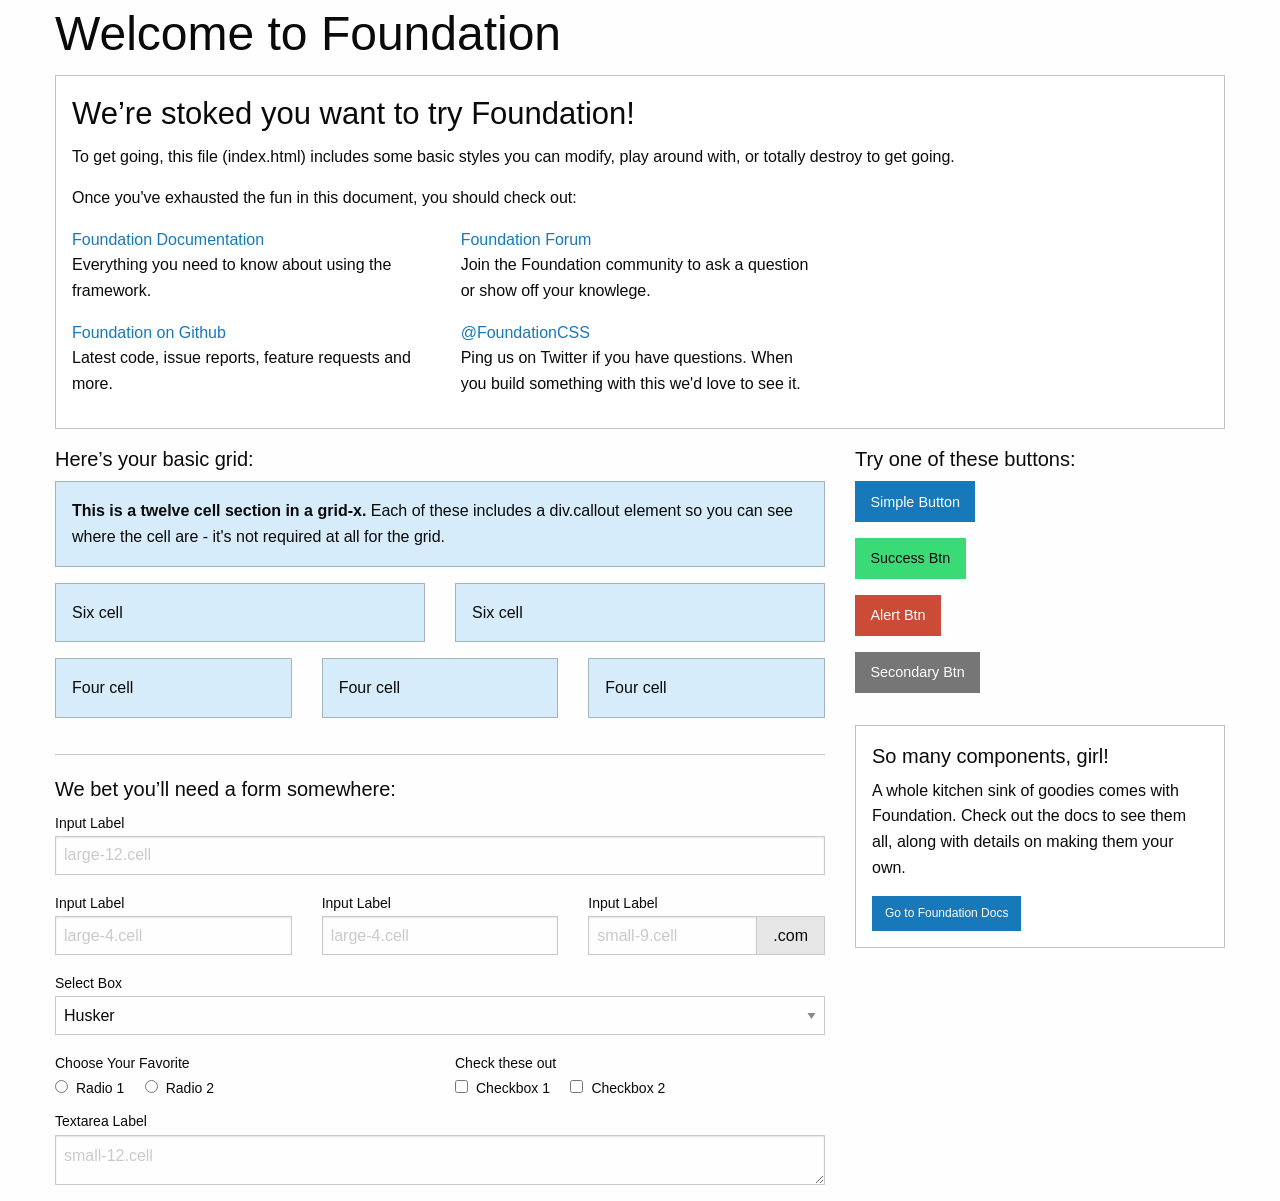
<file: FinalProject/index_use-for-reference-only.html>
<!doctype html>
<html class="no-js" lang="en" dir="ltr">
  <head>
    <meta charset="utf-8">
    <meta http-equiv="x-ua-compatible" content="ie=edge">
    <meta name="viewport" content="width=device-width, initial-scale=1.0">
    <title>Foundation for Sites</title>
    <link rel="stylesheet" href="css/foundation.css">
    <link rel="stylesheet" href="css/app.css">
  </head>
<body>

    <div class="grid-container">
      <div class="grid-x grid-padding-x">
        <div class="large-12 cell">
          <h1>Welcome to Foundation</h1>
        </div>
      </div>

      <div class="grid-x grid-padding-x">
        <div class="large-12 cell">
          <div class="callout">
            <h3>We&rsquo;re stoked you want to try Foundation! </h3>
            <p>To get going, this file (index.html) includes some basic styles you can modify, play around with, or totally destroy to get going.</p>
            <p>Once you've exhausted the fun in this document, you should check out:</p>
            <div class="grid-x grid-padding-x">
              <div class="large-4 medium-4 cell">
                <p><a href="https://get.foundation/sites/docs/">Foundation Documentation</a><br />Everything you need to know about using the framework.</p>
              </div>
              <div class="large-4 medium-4 cell">
                <p><a href="https://github.com/foundation/foundation-sites/discussions">Foundation Forum</a><br />Join the Foundation community to ask a question or show off your knowlege.</p>
              </div>
            </div>
            <div class="grid-x grid-padding-x">
              <div class="large-4 medium-4 medium-push-2 cell">
                <p><a href="https://github.com/foundation/foundation-sites">Foundation on Github</a><br />Latest code, issue reports, feature requests and more.</p>
              </div>
              <div class="large-4 medium-4 medium-pull-2 cell">
                <p><a href="https://twitter.com/FoundationCSS">@FoundationCSS</a><br />Ping us on Twitter if you have questions. When you build something with this we'd love to see it.</p>
              </div>
            </div>
          </div>
        </div>
      </div>

      <div class="grid-x grid-padding-x">
        <div class="large-8 medium-8 cell">
          <h5>Here&rsquo;s your basic grid:</h5>
          <!-- Grid Example -->

          <div class="grid-x grid-padding-x">
            <div class="large-12 cell">
              <div class="primary callout">
                <p><strong>This is a twelve cell section in a grid-x.</strong> Each of these includes a div.callout element so you can see where the cell are - it's not required at all for the grid.</p>
              </div>
            </div>
          </div>
          <div class="grid-x grid-padding-x">
            <div class="large-6 medium-6 cell">
              <div class="primary callout">
                <p>Six cell</p>
              </div>
            </div>
            <div class="large-6 medium-6 cell">
              <div class="primary callout">
                <p>Six cell</p>
              </div>
            </div>
          </div>
          <div class="grid-x grid-padding-x">
            <div class="large-4 medium-4 small-4 cell">
              <div class="primary callout">
                <p>Four cell</p>
              </div>
            </div>
            <div class="large-4 medium-4 small-4 cell">
              <div class="primary callout">
                <p>Four cell</p>
              </div>
            </div>
            <div class="large-4 medium-4 small-4 cell">
              <div class="primary callout">
                <p>Four cell</p>
              </div>
            </div>
          </div>

          <hr />

          <h5>We bet you&rsquo;ll need a form somewhere:</h5>
          <form>
            <div class="grid-x grid-padding-x">
              <div class="large-12 cell">
                <label>Input Label</label>
                <input type="text" placeholder="large-12.cell" />
              </div>
            </div>
            <div class="grid-x grid-padding-x">
              <div class="large-4 medium-4 cell">
                <label>Input Label</label>
                <input type="text" placeholder="large-4.cell" />
              </div>
              <div class="large-4 medium-4 cell">
                <label>Input Label</label>
                <input type="text" placeholder="large-4.cell" />
              </div>
              <div class="large-4 medium-4 cell">
                <div class="grid-x">
                  <label>Input Label</label>
                  <div class="input-group">
                    <input type="text" placeholder="small-9.cell" class="input-group-field" />
                    <span class="input-group-label">.com</span>
                  </div>
                </div>
              </div>
            </div>
            <div class="grid-x grid-padding-x">
              <div class="large-12 cell">
                <label>Select Box</label>
                <select>
                  <option value="husker">Husker</option>
                  <option value="starbuck">Starbuck</option>
                  <option value="hotdog">Hot Dog</option>
                  <option value="apollo">Apollo</option>
                </select>
              </div>
            </div>
            <div class="grid-x grid-padding-x">
              <div class="large-6 medium-6 cell">
                <label>Choose Your Favorite</label>
                <input type="radio" name="pokemon" value="Red" id="pokemonRed"><label for="pokemonRed">Radio 1</label>
                <input type="radio" name="pokemon" value="Blue" id="pokemonBlue"><label for="pokemonBlue">Radio 2</label>
              </div>
              <div class="large-6 medium-6 cell">
                <label>Check these out</label>
                <input id="checkbox1" type="checkbox"><label for="checkbox1">Checkbox 1</label>
                <input id="checkbox2" type="checkbox"><label for="checkbox2">Checkbox 2</label>
              </div>
            </div>
            <div class="grid-x grid-padding-x">
              <div class="large-12 cell">
                <label>Textarea Label</label>
                <textarea placeholder="small-12.cell"></textarea>
              </div>
            </div>
          </form>
        </div>

        <div class="large-4 medium-4 cell">
          <h5>Try one of these buttons:</h5>
          <p><a href="#" class="button">Simple Button</a><br/>
            <a href="#" class="success button">Success Btn</a><br/>
            <a href="#" class="alert button">Alert Btn</a><br/>
            <a href="#" class="secondary button">Secondary Btn</a></p>
          <div class="callout">
            <h5>So many components, girl!</h5>
            <p>A whole kitchen sink of goodies comes with Foundation. Check out the docs to see them all, along with details on making them your own.</p>
            <a href="https://get.foundation/sites/docs/" class="small button">Go to Foundation Docs</a>
          </div>
        </div>
      </div>
    </div>


    <script src="js/vendor/jquery.js"></script>
    <script src="js/vendor/what-input.js"></script>
    <script src="js/vendor/foundation.js"></script>
    <script src="js/app.js"></script>
  </body>
</html>
</file>
<file: Broken/css/app.css>
body {
	font-family: 'Nunito', sans-serif;
}

/* BRANDING BAR STYLES */
.brandingBar {
background-color:#f4f4f4;
}
.brandingBarLeft {
text-align:left;
}
.brandingBarRight {
text-align:right;
margin-top: -130px;
}


/* FOOTER BAR STYLES */
.footerBar {
background-color:#000;
color:#fff;
padding:20px;
text-align:center;
margin:30px 0 0 0;
}
a.footerBar {
  color:#00aca1;
}
a.footerBar:hover {
  color:#666;
}


/* INTRO CONTAINER */
.introBox {
background-color:#373737;
color:#fff;
text-align:center;
padding:20px 0 20px 0;
}

a.intronab {
color: #f89828;
}
a.intronab:hover {
color: #00aca1;
}
a.intronablf {
color: #1680c4;
}
a.intronablf:hover {
color: #00aca1;
}


/* TYPOGRAPHY */
h1 {

}
h2 {
	font-family: 'Roboto', sans-serif; font-size:1.5rem; font-weight:900;
}
h3 {
	font-family: 'Roboto', sans-serif;
}
h4 {
	font-family: 'Roboto', sans-serif; font-weight:900;
}


/* INDIVIDUAL CARDS */

.basic-card {
  display: -webkit-flex;
  display: -ms-flexbox;
  display: flex;
  -webkit-flex-direction: column;
      -ms-flex-direction: column;
          flex-direction: column;
  margin-bottom: 1rem;
  border: 1px solid #000;
  border-radius: 10px;
  box-shadow: none;
  overflow: hidden;
  color: #0a0a0a;
  display: -ms-grid;
  display: grid;
  -ms-grid-columns: 1fr;
      grid-template-columns: 1fr;
  -ms-grid-rows: 1fr 1fr 1fr;
      grid-template-rows: 1fr 1fr 1fr;
  margin: 0 auto;
  width: 100%;

}

.basic-card > :last-child {
  margin-bottom: 0;
}

.basic-card-image {
  grid-row-end: 4;
  -ms-grid-row: 1;
      grid-row-start: 1;
}

.basic-card-image img {
  width: 100%;
}

.basic-card-content {
  border: 0;
  grid-row-start: 3 / 4;
  margin: 0;
  overflow: scroll;
}
  .callout.secondary {
    background-color: #f4f4f4;
    color: #0a0a0a; }

.grow img{
transition: 1s ease;
}

.grow img:hover{
-webkit-transform: scale(1.2);
-ms-transform: scale(1.2);
transform: scale(1.2);
transition: 1s ease;
}

/* BUTTONS */

  .button.nab, .button.nab.disabled, .button.nab[disabled], .button.nab.disabled:hover, .button.nab[disabled]:hover, .button.nab.disabled:focus, .button.nab[disabled]:focus {
    background-color: #f89828;
    color: #fff; }
  .button.nab:hover, .button.nab:focus {
    background-color: #373737;
    color: #fff; }

  .button.nablf, .button.nablf.disabled, .button.nablf[disabled], .button.nablf.disabled:hover, .button.nablf[disabled]:hover, .button.nablf.disabled:focus, .button.nablf[disabled]:focus {
    background-color: #1680c4;
    color: #fff; }
  .button.nablf:hover, .button.nablf:focus {
    background-color: #373737;
    color: #fff; }

  .button.pilot, .button.pilot.disabled, .button.pilot[disabled], .button.pilot.disabled:hover, .button.pilot[disabled]:hover, .button.pilot.disabled:focus, .button.pilot[disabled]:focus {
    background-color: #752f8b;
    color: #fff; }
  .button.pilot:hover, .button.pilot:focus {
    background-color: #373737;
    color: #fff; }
</file>
<file: DebuggingAssignment/css/style.css>
.contentContainer {
	width:1200px;
	padding:0;
	margin-top:20px;
}

p {
font-family: serif;
font-size:1.1rem;
line-height:1.5rem;
font-family: 'Bitter', sans-serif;
line-height:200%;
}
a:link {color:#ff0000;
	text-decoration:none;
font-family: 'Bitter', sans-serif;
}

h1 {
font-family: 'Anton', sans-serif;
font-size:2.1rem;
}

h2 {
font-family: 'Anton', sans-serif;
font-size:1.5rem;
}


.subhead {
background-color:#f4f4f4;
}

.photoRight {
float:right;
padding:3px;
margin:20px 0 20px 20px;
font-size:.75rem;
}

.footerStyle {
text-align:center;
background-color:#ffffff;
padding:20px;
color:#000000;
font-family: 'Bitter', sans-serif;
}

.citation {
	border:solid 1px #000;
	padding:10px;
	border-radius:10px;
	background-color:#f4f4f4;
}
</file>
<file: FinalProject/css/app.css>
.pageHeader {
	background-color: #85BB65;
	text-align: center;
}
.pageName {
	background-color: #DDE8B3;
	text-align: center;
body {
	background-color: #ffffff;
}
h1 {
	color: black;
    text-align: center;
}

h2 {
	color: black;
	text-align: center;
}

p {
	text-align: left;
}

.photoOne {
	text-align: center;
}
.pageFooter {
	background-color: #85BB65;
}
.pullQuote {
	text-align: center;
}
</file>
<file: FoundationStarter/css/app.css>
.pageheader {
	background-color: #f4f4f4;
}

.leadleft {
	background-color: #ff0000;
}
.leadright {
	background-color: #999999;
}
.firstbox {
	background-color: #666666;
}
.secondbox {
	background-color: #333333;
}
.thirdbox {
	background-color: #cfa339;
}
.fourthbox {
	background-color: #55148c;
}
.fifthbox {
	background-color: #376d6a;
}
.sixthbox {
	background-color: #000000;
}
.seventhbox {
	background-color: #008000;
}
.eigthbox {
	background-color: #ff66cc;
}
.ninthbox {
	background-color: #7b3f00;
}
.tenthbox {
	background-color: #FF5733;
}
.eleventhbox {
	background-color: #33A2FF;
}
.twelfthbox {
	background-color: #5E1769;
}
.thirteenthbox {
	background-color: #775F66;
}
.fourteenthbox {
	background-color: #93A496;
}
</file>
<file: Knight Labs/css/app.css>
.pageheader {
	background-color: #f4f4f4;
}

.leadleft {
	background-color: #ff0000;
}
.leadright {
	background-color: #999999;
}
.firstbox {
	background-color: #666666;
}
.secondbox {
	background-color: #333333;
}
.thirdbox {
	background-color: #cfa339;
}
.fourthbox {
	background-color: #55148c;
}
.fifthbox {
	background-color: #376d6a;
}
.sixthbox {
	background-color: #000000;
}
.seventhbox {
	background-color: #008000;
}
.eigthbox {
	background-color: #ff66cc;
}
.ninthbox {
	background-color: #7b3f00;
}
.tenthbox {
	background-color: #FF5733;
}
.eleventhbox {
	background-color: #33A2FF;
}
.twelfthbox {
	background-color: #5E1769;
}
.thirteenthbox {
	background-color: #775F66;
}
.fourteenthbox {
	background-color: #93A496;
}
</file>
<file: Midterm/css/app.css>
.pageHeader {
	background-color: #606060;
	text-align: center;
}
body {
	background-color: #909090;
}
h1, h2 {
	color: black;
    text-align: center;
}

p {
	text-align: left;
}

.photoOne {
	text-align: center;
}
.pageFooter {
	background-color: #606060;
}
.pullQuote {
	text-align: center;
}
</file>
<file: Starter/css/style.css>
body {
  background-color:#ffffff;
}
h1 {color: #ff0000}
h2 {color: #213272}
p {color: #123496}

.leadPhoto {margin-right: 20px;}
</file>
<file: Berlin/HTMLTemplate/css/app.css>
/* GLOBAL ARTICLE STYLES */

body {

}

h1 {

}

p {

}


.callout {
	background-color: #f4f4f4;
}

.navStyle {
	background-color: #000;
	color: #fff;
	height: 50px;
	padding: 12px;
	text-align: center;
}
.navStyle a {
	color: #f4f4f4;
	text-decoration: none;
}
.navStyle a:hover {
	color: #009cff;
}
.navItem {
	margin: 0 25px 0 25px;
}
.bodyCopy {
	padding: 50px 0 0 0;
}
.footerStyle {
	background-color: #009cff;
	color: #fff;
	padding: 12px;
	height: 50px;
	text-align: center;
	margin-top: 50px;
}
.rtt {
	text-align: center;
	margin-top: 50px;
}
.rtt a {
	color: #009cff;
	text-decoration: none;
	font-weight: bold;
}
.rtt a:hover {
	color: #09639c;
}
</file>
